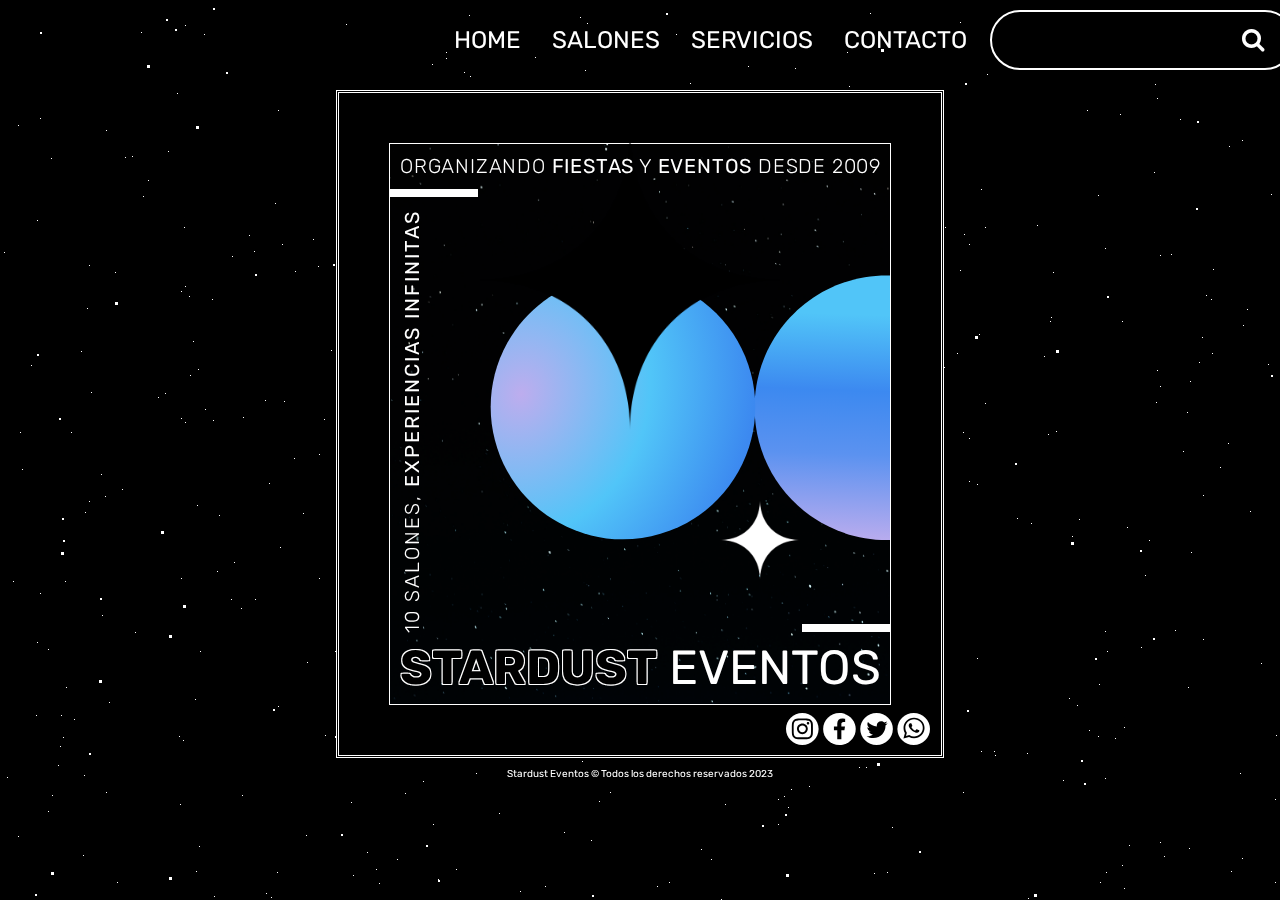
<file: index.html>
<!DOCTYPE html>

<html lang="es">

<head>

<meta name="viewport" content="width=device-width, initial-scale=1" />

<meta charset="UTF-8">

<title>Stardust Eventos</title>

<link rel="stylesheet" href="estilo.css">

<link rel="preconnect" href="https://fonts.googleapis.com">
<link rel="preconnect" href="https://fonts.gstatic.com" crossorigin>
<link href="https://fonts.googleapis.com/css2?family=Rubik:wght@300;400;500;600;700;800;900&family=Wix+Madefor+Display&display=swap" rel="stylesheet"> 
<link rel="stylesheet" href="https://cdnjs.cloudflare.com/ajax/libs/font-awesome/4.7.0/css/font-awesome.min.css">

</head>

<body>
	
	<div class="nav">
	
  <a href="index.html">Home</a> 
  <a href="salones.html">Salones</a>
  <a href="servicios.html">Servicios</a>
  <a href="contacto.html">Contacto</a>

  <div class="search">
      <input type="text" name="search">
      <button type="submit"><a href="404.html"><i class="fa fa-search"></button></a></i>
  </div>



	</div>
	
	<div class="outer">
		
	<div class="main">
		
		<img class="spark1" src="spark.png">
		
		<svg class="circ" width="400" height="266" viewBox="0 0 576 383" fill="none" xmlns="http://www.w3.org/2000/svg">
<path d="M762 192.5C762 297.71 676.71 383 571.5 383C466.29 383 381 297.71 381 192.5C381 87.2897 466.29 1.99999 571.5 1.99999C676.71 1.99999 762 87.2897 762 192.5Z" fill="url(#paint0_linear_2_45)"/>
<path d="M284.08 25.0089C376.03 76.1392 409.121 192.129 357.991 284.08C306.861 376.03 190.871 409.121 98.9204 357.991C6.96994 306.861 -26.1213 190.871 25.009 98.9204C76.1393 6.96991 192.129 -26.1214 284.08 25.0089Z" fill="url(#paint1_radial_2_45)"/>
<defs>
<linearGradient id="paint0_linear_2_45" x1="428.423" y1="35.559" x2="416.553" y2="384.194" gradientUnits="userSpaceOnUse">
<stop offset="0.0551005" stop-color="#51C5F8"/>
<stop offset="0.370334" stop-color="#3C89F0"/>
<stop offset="0.633051" stop-color="#5B92F0"/>
<stop offset="1" stop-color="#BDADEE"/>
</linearGradient>
<radialGradient id="paint1_radial_2_45" cx="0" cy="0" r="1" gradientUnits="userSpaceOnUse" gradientTransform="translate(44.6003 172.746) rotate(19.5579) scale(332.579 381.688)">
<stop stop-color="#BDADEE"/>
<stop offset="0.552083" stop-color="#51C5F8"/>
<stop offset="1" stop-color="#3C89F0"/>
</radialGradient>
</defs>
</svg>

	<p class="floaty1">ORGANIZANDO <b>FIESTAS</b> Y <b>EVENTOS</b> DESDE 2009</p>
	
	<hr style="position:absolute; z-index: 2; border: solid white 4px; margin-top: -255px; width: 80px">
	
	<p class="floaty2">10 SALONES, <b>EXPERIENCIAS INFINITAS</b></p>
	
	<hr style="position:absolute; z-index: 2; border: solid white 4px; margin-left: 412px; margin-top: 180px; width: 80px">

	<p class="txt"><span class="smfs"><b>STARDUST</b></span> EVENTOS</p>
	
	<img class="spark2" src="spark2.png">
	
	</div>
	
	<svg class="soc" width="144" height="32" viewBox="0 0 144 32" fill="none" xmlns="http://www.w3.org/2000/svg">
<path d="M32.5997 16C32.5997 24.8366 25.302 32 16.2999 32C7.29769 32 0 24.8366 0 16C0 7.16344 7.29769 0 16.2999 0C25.302 0 32.5997 7.16344 32.5997 16Z" fill="white"/>
<path d="M16.3807 5.50993C13.5123 5.50993 13.1548 5.52353 12.0322 5.57014C10.9051 5.62453 10.1426 5.7961 9.46985 6.05248C8.776 6.31922 8.18503 6.67336 7.60132 7.24957C7.01365 7.82254 6.64958 8.40263 6.3818 9.08373C6.12061 9.7441 5.94583 10.4925 5.89042 11.599C5.83964 12.7015 5.82909 13.0518 5.82909 15.8675C5.82909 18.6831 5.84294 19.034 5.89042 20.1359C5.94583 21.2392 6.12061 21.9908 6.3818 22.6512C6.65354 23.3323 7.01431 23.9124 7.60132 24.4854C8.18503 25.0622 8.776 25.4196 9.46985 25.6824C10.1426 25.9356 10.9084 26.1104 12.0322 26.1648C13.1555 26.2146 13.5123 26.225 16.3807 26.225C19.2491 26.225 19.6066 26.2114 20.7292 26.1648C21.8531 26.1104 22.6188 25.9349 23.2916 25.6824C23.9854 25.4157 24.5764 25.0616 25.1601 24.4854C25.7478 23.9124 26.1119 23.3355 26.3796 22.6512C26.6375 21.9908 26.8156 21.2392 26.871 20.1359C26.9218 19.0334 26.9324 18.6831 26.9324 15.8675C26.9324 13.0518 26.9185 12.7009 26.871 11.599C26.8156 10.4958 26.6369 9.74022 26.3796 9.08373C26.1079 8.40263 25.7471 7.82254 25.1601 7.24957C24.5764 6.67271 23.9887 6.31533 23.2916 6.05248C22.6188 5.7961 21.8531 5.62453 20.7292 5.57014C19.606 5.52029 19.2491 5.50993 16.3807 5.50993ZM16.3807 7.37452C19.1977 7.37452 19.5341 7.38812 20.6474 7.43473C21.6743 7.482 22.2337 7.65033 22.605 7.79276C23.1003 7.98116 23.4466 8.20387 23.8212 8.56773C24.1886 8.92834 24.4155 9.27213 24.6074 9.75835C24.7525 10.1228 24.924 10.6719 24.9721 11.6799C25.0196 12.7728 25.0335 13.1036 25.0335 15.8681C25.0335 18.6326 25.0196 18.9635 24.9682 20.0563C24.9128 21.0644 24.7413 21.6134 24.5969 21.9779C24.397 22.4641 24.1741 22.804 23.806 23.1717C23.4347 23.5323 23.0812 23.7551 22.5898 23.9435C22.2231 24.0859 21.6559 24.2542 20.625 24.3015C19.5057 24.3481 19.1759 24.3617 16.3517 24.3617C13.5275 24.3617 13.1983 24.3481 12.0778 24.2976C11.0508 24.2432 10.4843 24.0749 10.1129 23.9331C9.61166 23.7369 9.26803 23.5181 8.89999 23.1568C8.52866 22.7923 8.29254 22.4453 8.1105 21.963C7.96276 21.603 7.79391 21.0462 7.73917 20.0343C7.70158 18.9486 7.68377 18.6119 7.68377 15.8526C7.68377 13.0945 7.70158 12.7572 7.73917 11.6579C7.79391 10.646 7.96276 10.0905 8.1105 9.72921C8.29254 9.23652 8.52932 8.89986 8.89999 8.53536C9.26737 8.17474 9.61166 7.94167 10.1129 7.75909C10.4843 7.61731 11.037 7.44898 12.0679 7.39848C13.1871 7.35898 13.5169 7.34474 16.3372 7.34474L16.3807 7.37452ZM16.3807 10.5514C13.3857 10.5514 10.9638 12.932 10.9638 15.8688C10.9638 18.8087 13.389 21.1861 16.3807 21.1861C19.3758 21.1861 21.7977 18.8055 21.7977 15.8688C21.7977 12.9288 19.3725 10.5514 16.3807 10.5514ZM16.3807 19.3215C14.4363 19.3215 12.8633 17.7774 12.8633 15.8688C12.8633 13.9601 14.4363 12.416 16.3807 12.416C18.3251 12.416 19.8981 13.9601 19.8981 15.8688C19.8981 17.7774 18.3251 19.3215 16.3807 19.3215ZM23.2824 10.3391C23.2824 11.0273 22.7118 11.5828 22.014 11.5828C21.3129 11.5828 20.747 11.0267 20.747 10.3391C20.747 9.65476 21.3169 9.09797 22.014 9.09797C22.7112 9.09797 23.2824 9.65476 23.2824 10.3391Z" fill="black"/>
<path d="M69.7331 16C69.7331 24.8366 62.4354 32 53.4333 32C44.4311 32 37.1334 24.8366 37.1334 16C37.1334 7.16344 44.4311 0 53.4333 0C62.4354 0 69.7331 7.16344 69.7331 16Z" fill="white"/>
<path d="M58.4188 17.1533L59.0011 13.4071H55.361V10.9761C55.361 9.95146 55.8693 8.95202 57.4997 8.95202H59.1544V5.76287C59.1544 5.76287 57.653 5.50993 56.2171 5.50993C53.2196 5.50993 51.2603 7.3044 51.2603 10.5524V13.4078H47.928V17.1539H51.2603V26.2103H55.361V17.1539L58.4188 17.1533Z" fill="black"/>
<path d="M144 16C144 24.8366 136.702 32 127.7 32C118.698 32 111.4 24.8366 111.4 16C111.4 7.16344 118.698 0 127.7 0C136.702 0 144 7.16344 144 16Z" fill="white"/>
<path d="M132.83 17.0764C132.565 16.945 131.277 16.3281 131.036 16.24C130.796 16.1559 130.621 16.1118 130.446 16.3714C130.274 16.6245 129.769 17.2039 129.615 17.3729C129.46 17.5418 129.309 17.5548 129.048 17.4402C128.784 17.3088 127.939 17.0388 126.936 16.1559C126.152 15.4716 125.631 14.6288 125.476 14.3692C125.321 14.1128 125.459 13.9678 125.589 13.8397C125.709 13.7219 125.854 13.5432 125.987 13.3878C126.115 13.2325 126.156 13.1282 126.249 12.9599C126.334 12.778 126.29 12.6363 126.225 12.5081C126.16 12.3799 125.634 11.1092 125.414 10.6029C125.205 10.1006 124.985 10.1647 124.824 10.1647C124.672 10.1511 124.497 10.1511 124.322 10.1511C124.148 10.1511 123.862 10.2152 123.621 10.4612C123.381 10.7208 122.701 11.3409 122.701 12.5955C122.701 13.8533 123.642 15.0703 123.772 15.2522C123.906 15.4205 125.623 18.0099 128.258 19.1227C128.887 19.3822 129.375 19.5376 129.756 19.6658C130.384 19.8613 130.958 19.8341 131.411 19.77C131.912 19.6891 132.963 19.146 133.184 18.5394C133.407 17.9289 133.407 17.4234 133.342 17.3088C133.277 17.191 133.105 17.1269 132.841 17.0123L132.83 17.0764ZM128.038 23.4353C126.478 23.4353 124.936 23.0203 123.59 22.2448L123.274 22.0597L119.976 22.9025L120.863 19.7532L120.65 19.4295C119.78 18.0707 119.317 16.5028 119.317 14.8916C119.317 10.1919 123.236 6.3583 128.058 6.3583C130.394 6.3583 132.586 7.25163 134.234 8.87C135.883 10.4748 136.793 12.6259 136.793 14.9052C136.786 19.6017 132.87 23.4353 128.055 23.4353H128.038ZM135.488 7.63939C133.482 5.73749 130.844 4.66225 128.038 4.66225C122.25 4.66225 117.538 9.26811 117.534 14.9285C117.534 16.7359 118.015 18.4993 118.936 20.06L117.445 25.3773L123.017 23.9512C124.552 24.7636 126.28 25.1986 128.038 25.2019H128.042C133.833 25.2019 138.545 20.596 138.549 14.9317C138.549 12.1909 137.46 9.61121 135.475 7.67241L135.488 7.63939Z" fill="black"/>
<path d="M106.867 16C106.867 24.8366 99.5689 32 90.5667 32C81.5646 32 74.2669 24.8366 74.2669 16C74.2669 7.16344 81.5646 0 90.5667 0C99.5689 0 106.867 7.16344 106.867 16Z" fill="white"/>
<path d="M101.591 10.271C100.815 10.6051 99.9836 10.8349 99.1078 10.9391C100.001 10.4128 100.685 9.58031 101.01 8.58857C100.172 9.06761 99.245 9.41459 98.2591 9.61073C97.473 8.78472 96.3493 8.2649 95.1022 8.2649C92.7116 8.2649 90.774 10.1662 90.774 12.5095C90.774 12.8468 90.8156 13.1705 90.8875 13.4773C87.2913 13.3123 84.1034 11.6162 81.9713 9.05402C81.5967 9.67806 81.3837 10.4031 81.3837 11.1922C81.3837 12.6688 82.1494 13.9635 83.3068 14.7248C82.5992 14.7047 81.9331 14.5124 81.3494 14.1959V14.247C81.3494 16.3062 82.8399 18.023 84.8183 18.414C84.4576 18.5079 84.0724 18.5622 83.6814 18.5622C83.4037 18.5622 83.1386 18.5357 82.8742 18.4878C83.4308 20.1735 85.0241 21.4008 86.9233 21.4377C85.4468 22.5738 83.5752 23.2509 81.5585 23.2509C81.2149 23.2509 80.872 23.2348 80.5277 23.194C82.4514 24.398 84.722 25.1024 87.1746 25.1024C95.1325 25.1024 99.4811 18.6321 99.4811 13.0287C99.4811 12.85 99.4811 12.6681 99.4673 12.4856C100.316 11.892 101.051 11.1398 101.631 10.2872L101.591 10.271Z" fill="black"/>
</svg> 
	
	</div>
	
	    <div class="bg-animation">
        <div id="stars"></div>
        <div id="stars2"></div>
        <div id="stars3"></div>
        <div id="stars4"></div>
		</div>
	
	<p class="footer">Stardust Eventos © Todos los derechos reservados 2023</p>
	
</body>

</html>
</file>
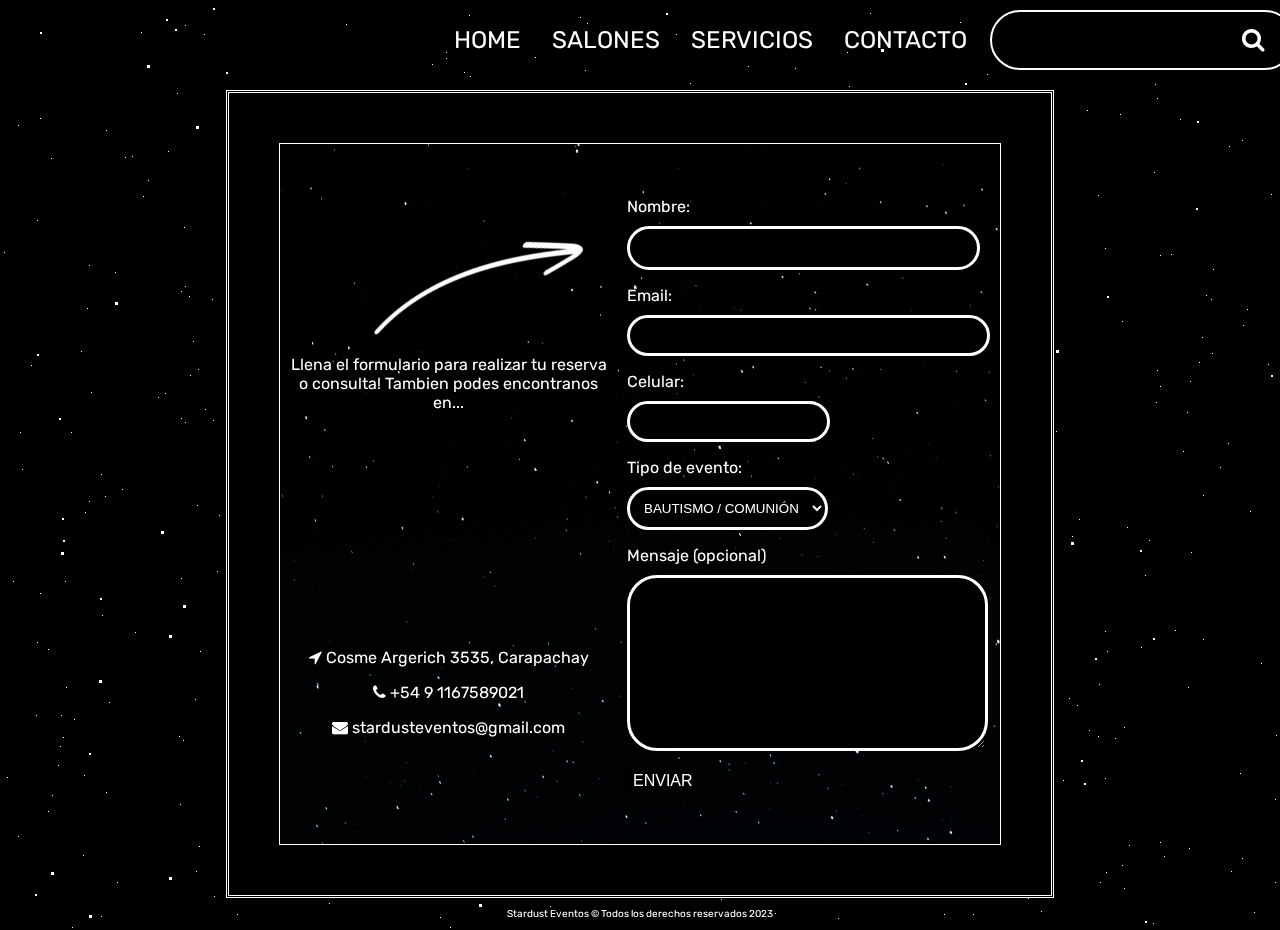
<file: contacto.html>
<!DOCTYPE html>

<html lang="es">

<head>

<meta charset="UTF-8">

<title>Stardust Eventos</title>

<link rel="stylesheet" href="estilo.css">

<link rel="preconnect" href="https://fonts.googleapis.com">
<link rel="preconnect" href="https://fonts.gstatic.com" crossorigin>
<link href="https://fonts.googleapis.com/css2?family=Rubik:wght@300;400;500;600;700;800;900&family=Wix+Madefor+Display&display=swap" rel="stylesheet"> 
<link rel="stylesheet" href="https://cdnjs.cloudflare.com/ajax/libs/font-awesome/4.7.0/css/font-awesome.min.css">

</head>

<body>
	
	<div class="nav">
	
  <a href="index.html">Home</a> 
  <a href="salones.html">Salones</a>
  <a href="servicios.html">Servicios</a>
  <a href="contacto.html">Contacto</a>

  <div class="search">
      <input type="text" name="search">
      <button type="submit"><a href="404.html"><i class="fa fa-search"></button></a></i>
  </div>



	</div>
	
	<div class="outer2">
		
		<div class="main3">
		
		<div style="margin-top: -40px">
			
			<img src="flecha.png" style="position: relative;transform: rotate(15deg); top: 25px; left: 30px">
			
			<p>Llena el formulario para realizar tu reserva<br> o consulta! Tambien podes encontranos en...</p>
			
			<iframe src="https://www.google.com/maps/embed?pb=!1m18!1m12!1m3!1d3286.8918248684004!2d-58.54641952375698!3d-34.530968553660706!2m3!1f0!2f0!3f0!3m2!1i1024!2i768!4f13.1!3m3!1m2!1s0x95bcb0a4e9ad8f0f%3A0xa6dee74b91235b7b!2sSan%20Cayetano%20School%20of%20Crafts!5e0!3m2!1sen!2sar!4v1700746819981!5m2!1sen!2sar" width="300" height="200" style="border:0;" allowfullscreen="" loading="lazy" referrerpolicy="no-referrer-when-downgrade"></iframe>
			
			<p><i class="fa fa-location-arrow"></i> Cosme Argerich 3535, Carapachay</p>
			<p><i class="fa fa-phone"></i> +54 9 1167589021</p>
			<p><i class="fa fa-envelope"></i> stardusteventos@gmail.com</p>

		</div>

		<div>

		<form action="/" method="post" class="formy" aria-label="Contact form" novalidate="novalidate" data-status="init">
		
			<p><label> Nombre:<br />
			<span data-name="your-name"><input size="33" autocomplete="name" aria-required="true" aria-invalid="false" value="" type="text" name="your-name" /></span> </label>
			</p>
		
			<p><label>Email:<br />
			<span data-name="your-email"><input size="40" autocomplete="email" aria-required="true" aria-invalid="false" value="" type="email" name="your-email" /></span> </label>
			</p>
			
			<p><label>Celular:<br />
			<span data-name="your-cel"><input aria-invalid="false" value="" type="number" name="your-cel" /></span> </label>
			</p>
			
			<label for="eventos">Tipo de evento:</label><br>
 
				<select id="evento" name="tipo-evento">
				
				<option value="Bautismo / Comunión">Bautismo / Comunión</option>
				<option value="Baby Shower">Baby Shower</option>
				<option value="Boda">Boda</option>
				<option value="Egresados">Egresados</option>
				<option value="Egresaditos">Egresaditos</option>
				<option value="Evento social">Evento social</option>
				<option value="Fiesta infantil">Fiesta infantil</option>
				<option value="Fiesta de 15">Fiesta de 15</option>
				<option value="Matine">Matine</option>
				<option value="Otro">Otro</option>
				
				</select>

			
			<p><label> Mensaje (opcional)<br />
			<span data-name="your-message"><textarea cols="40" rows="10" aria-invalid="false" name="your-message"></textarea></span> </label>
			</p>
			
			<p><input type="submit" value="Enviar" /></p>

		</form>
		
		</div>
		
		</div>
	
	</div>

	
	<div class="bg-animation">
		
        <div id="stars"></div>
        <div id="stars2"></div>
        <div id="stars3"></div>
        <div id="stars4"></div>
        
    </div>
    
    <p class="footer">Stardust Eventos © Todos los derechos reservados 2023</p>
	
</body>

</html>
</file>
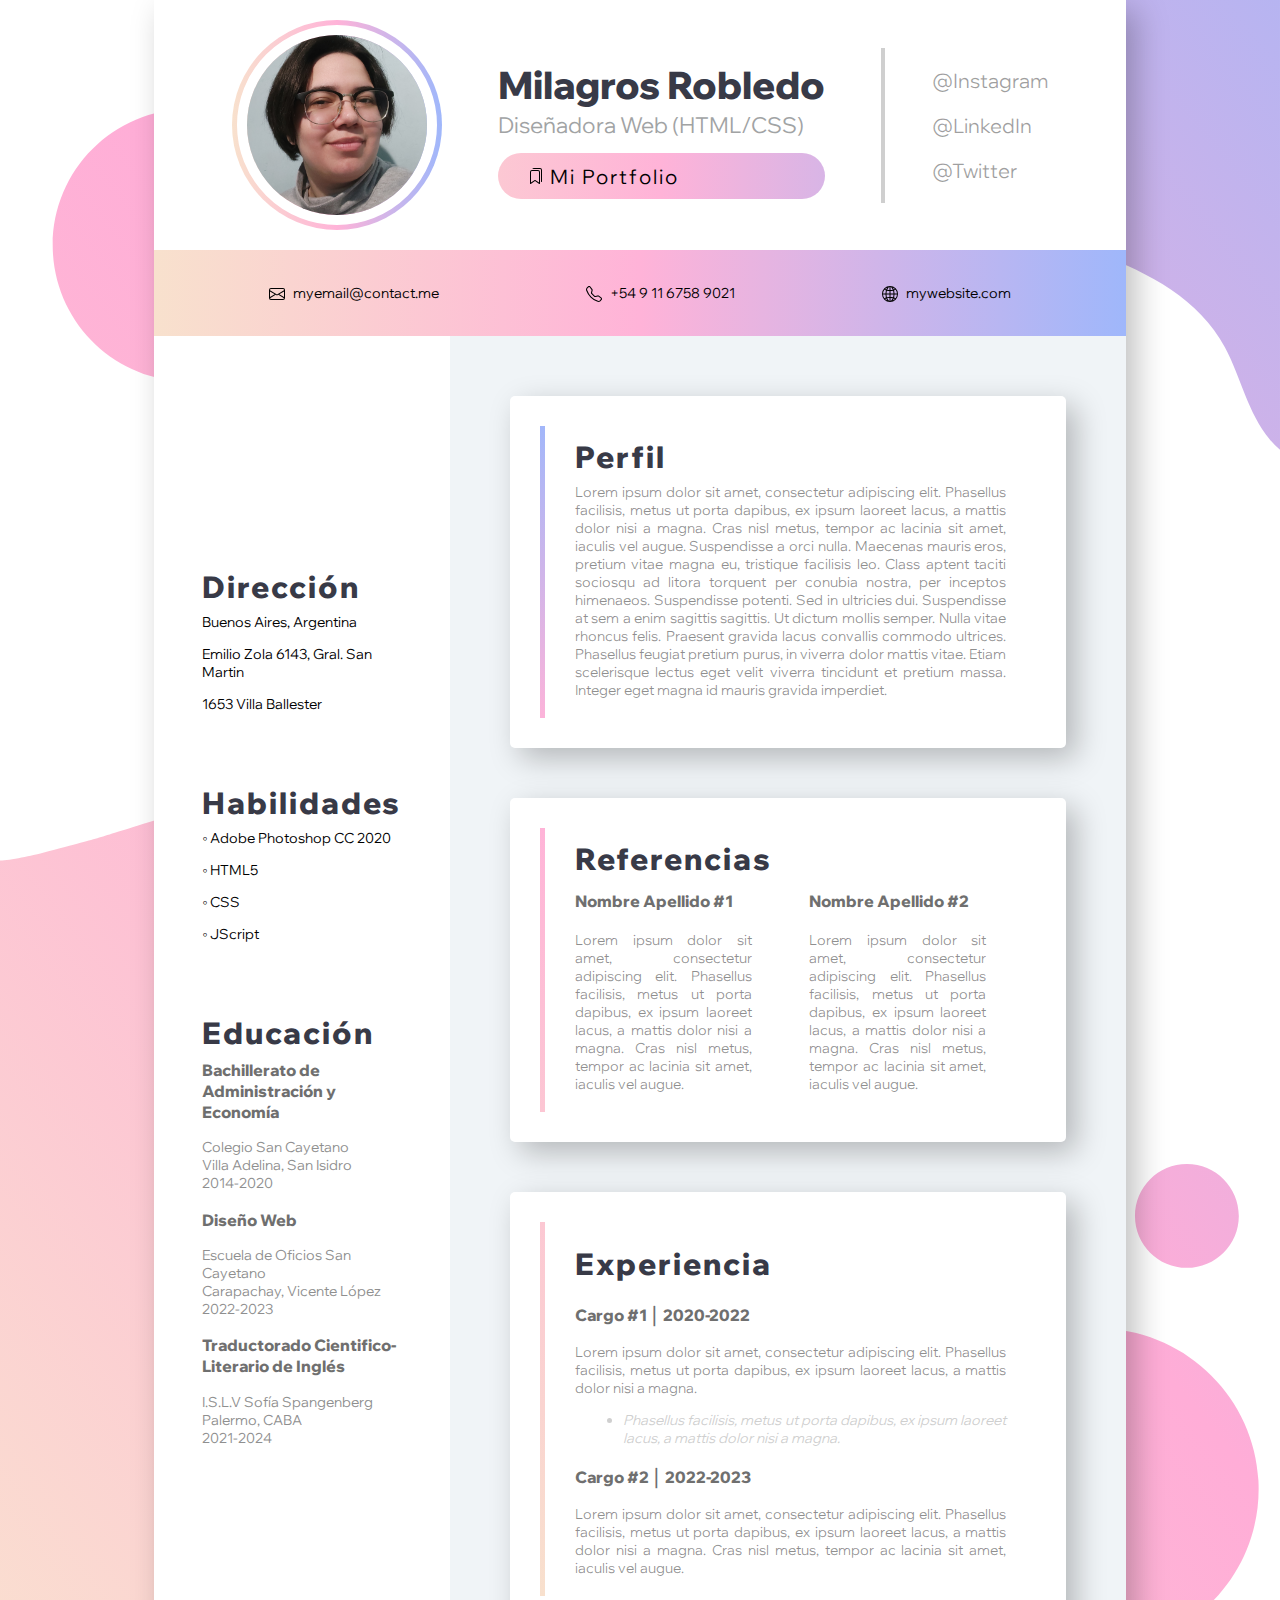
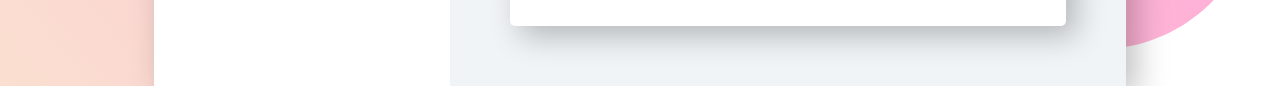
<file: cv.html>
<!DOCTYPE html>

	<html lang="es">
		
		<head>
			
			<meta charset="UTF-8">
			
			
			<meta name="viewport" content="width=1760, initial-scale=1.0">

			
			<title>CV * Robledo</title>
			
			<link rel="stylesheet" href="estilo3.css">
			
			<link rel="stylesheet" media="screen and (max-width: 600px)" href="estilo4.css">

			<link rel="icon" type="image/x-icon" href="piano.png">
			
			<link rel="preconnect" href="https://fonts.googleapis.com">
			<link rel="preconnect" href="https://fonts.gstatic.com" crossorigin>
			<link href="https://fonts.googleapis.com/css2?family=Archivo+Black&display=swap" rel="stylesheet">
			<link href="https://fonts.googleapis.com/css2?family=Wix+Madefor+Display:wght@400;800&display=swap" rel="stylesheet">
			
			
		</head>
		
		<style>
  @import url('https://fonts.googleapis.com/css2?family=Archivo+Black&display=swap');
  @import url('https://fonts.googleapis.com/css2?family=Wix+Madefor+Display:wght@400;800&display=swap');
		</style>
		
		<body>
			
			<div class="innerbody">
			
			<div class="header">
				
				<div><img src="perfil.jpg">
				
					<div class="circle"></div>
				
				</div>
				
				<div>
					
					<h1>Milagros Robledo</h1>
					
					<p>Diseñadora Web (HTML/CSS)</p>
					
					<div class="btn"><a href="0"><svg xmlns="http://www.w3.org/2000/svg" width="16" height="16" fill="currentColor" class="bi bi-bookmarks" viewBox="0 0 16 16">
  <path d="M2 4a2 2 0 0 1 2-2h6a2 2 0 0 1 2 2v11.5a.5.5 0 0 1-.777.416L7 13.101l-4.223 2.815A.5.5 0 0 1 2 15.5V4zm2-1a1 1 0 0 0-1 1v10.566l3.723-2.482a.5.5 0 0 1 .554 0L11 14.566V4a1 1 0 0 0-1-1H4z"/>
  <path d="M4.268 1H12a1 1 0 0 1 1 1v11.768l.223.148A.5.5 0 0 0 14 13.5V2a2 2 0 0 0-2-2H6a2 2 0 0 0-1.732 1z"/>
</svg> Mi Portfolio</a></div>
				
				</div>
				
				<div class="soc">
				
					<p>@Instagram</p>
				
					<p>@LinkedIn</p>
				
					<p>@Twitter</p>
				
				</div>
				
			</div>
			
			
			
			<div class="degrade">
				
				<div><p> <svg style="vertical-align: bottom; margin-right: 5px" xmlns="http://www.w3.org/2000/svg" width="16" height="16" fill="currentColor" class="bi bi-envelope" viewBox="0 0 16 16">
  <path d="M0 4a2 2 0 0 1 2-2h12a2 2 0 0 1 2 2v8a2 2 0 0 1-2 2H2a2 2 0 0 1-2-2V4Zm2-1a1 1 0 0 0-1 1v.217l7 4.2 7-4.2V4a1 1 0 0 0-1-1H2Zm13 2.383-4.708 2.825L15 11.105V5.383Zm-.034 6.876-5.64-3.471L8 9.583l-1.326-.795-5.64 3.47A1 1 0 0 0 2 13h12a1 1 0 0 0 .966-.741ZM1 11.105l4.708-2.897L1 5.383v5.722Z"/>
</svg> myemail@contact.me</p></div>
				
				<div><p> <svg style="vertical-align: bottom; margin-right: 5px" xmlns="http://www.w3.org/2000/svg" width="16" height="16" fill="currentColor" class="bi bi-telephone" viewBox="0 0 16 16">
  <path d="M3.654 1.328a.678.678 0 0 0-1.015-.063L1.605 2.3c-.483.484-.661 1.169-.45 1.77a17.568 17.568 0 0 0 4.168 6.608 17.569 17.569 0 0 0 6.608 4.168c.601.211 1.286.033 1.77-.45l1.034-1.034a.678.678 0 0 0-.063-1.015l-2.307-1.794a.678.678 0 0 0-.58-.122l-2.19.547a1.745 1.745 0 0 1-1.657-.459L5.482 8.062a1.745 1.745 0 0 1-.46-1.657l.548-2.19a.678.678 0 0 0-.122-.58L3.654 1.328zM1.884.511a1.745 1.745 0 0 1 2.612.163L6.29 2.98c.329.423.445.974.315 1.494l-.547 2.19a.678.678 0 0 0 .178.643l2.457 2.457a.678.678 0 0 0 .644.178l2.189-.547a1.745 1.745 0 0 1 1.494.315l2.306 1.794c.829.645.905 1.87.163 2.611l-1.034 1.034c-.74.74-1.846 1.065-2.877.702a18.634 18.634 0 0 1-7.01-4.42 18.634 18.634 0 0 1-4.42-7.009c-.362-1.03-.037-2.137.703-2.877L1.885.511z"/>
</svg> +54 9 11 6758 9021</p></div>
				
				<div><p><svg style="vertical-align: bottom; margin-right: 5px" xmlns="http://www.w3.org/2000/svg" width="16" height="16" fill="currentColor" class="bi bi-globe2" viewBox="0 0 16 16">
  <path d="M0 8a8 8 0 1 1 16 0A8 8 0 0 1 0 8zm7.5-6.923c-.67.204-1.335.82-1.887 1.855-.143.268-.276.56-.395.872.705.157 1.472.257 2.282.287V1.077zM4.249 3.539c.142-.384.304-.744.481-1.078a6.7 6.7 0 0 1 .597-.933A7.01 7.01 0 0 0 3.051 3.05c.362.184.763.349 1.198.49zM3.509 7.5c.036-1.07.188-2.087.436-3.008a9.124 9.124 0 0 1-1.565-.667A6.964 6.964 0 0 0 1.018 7.5h2.49zm1.4-2.741a12.344 12.344 0 0 0-.4 2.741H7.5V5.091c-.91-.03-1.783-.145-2.591-.332zM8.5 5.09V7.5h2.99a12.342 12.342 0 0 0-.399-2.741c-.808.187-1.681.301-2.591.332zM4.51 8.5c.035.987.176 1.914.399 2.741A13.612 13.612 0 0 1 7.5 10.91V8.5H4.51zm3.99 0v2.409c.91.03 1.783.145 2.591.332.223-.827.364-1.754.4-2.741H8.5zm-3.282 3.696c.12.312.252.604.395.872.552 1.035 1.218 1.65 1.887 1.855V11.91c-.81.03-1.577.13-2.282.287zm.11 2.276a6.696 6.696 0 0 1-.598-.933 8.853 8.853 0 0 1-.481-1.079 8.38 8.38 0 0 0-1.198.49 7.01 7.01 0 0 0 2.276 1.522zm-1.383-2.964A13.36 13.36 0 0 1 3.508 8.5h-2.49a6.963 6.963 0 0 0 1.362 3.675c.47-.258.995-.482 1.565-.667zm6.728 2.964a7.009 7.009 0 0 0 2.275-1.521 8.376 8.376 0 0 0-1.197-.49 8.853 8.853 0 0 1-.481 1.078 6.688 6.688 0 0 1-.597.933zM8.5 11.909v3.014c.67-.204 1.335-.82 1.887-1.855.143-.268.276-.56.395-.872A12.63 12.63 0 0 0 8.5 11.91zm3.555-.401c.57.185 1.095.409 1.565.667A6.963 6.963 0 0 0 14.982 8.5h-2.49a13.36 13.36 0 0 1-.437 3.008zM14.982 7.5a6.963 6.963 0 0 0-1.362-3.675c-.47.258-.995.482-1.565.667.248.92.4 1.938.437 3.008h2.49zM11.27 2.461c.177.334.339.694.482 1.078a8.368 8.368 0 0 0 1.196-.49 7.01 7.01 0 0 0-2.275-1.52c.218.283.418.597.597.932zm-.488 1.343a7.765 7.765 0 0 0-.395-.872C9.835 1.897 9.17 1.282 8.5 1.077V4.09c.81-.03 1.577-.13 2.282-.287z"/>
</svg> mywebsite.com</p></div>
			
			</div>
			
			
			
			<div class="cuerpo">
				
				<div class="izq">
								
					
					<div class="dire">
						
						<h2>Dirección</h2>
						
						<p>Buenos Aires, Argentina</p>
						<p>Emilio Zola 6143, Gral. San Martin</p>
						<p>1653 Villa Ballester</p>
						
					</div>
					
					<div class="hab">
						
						<h2>Habilidades</h2>
						
						<p>◦ Adobe Photoshop CC 2020</p>
						<p>◦ HTML5</p>
						<p>◦ CSS</p>
						<p>◦ JScript</p>							
						
					</div>
					
					<div class="edu">
						
						<h2>Educación</h2>
						
						<h3>Bachillerato de Administración y Economía</h3>
						<p>Colegio San Cayetano <br>
						Villa Adelina, San Isidro<br>
						2014-2020</p>
												
						<h3>Diseño Web</h3>
						<p>Escuela de Oficios San Cayetano<br>
						Carapachay, Vicente López<br>
						2022-2023</p>
						
						
						<h3>Traductorado Cientifico-Literario de Inglés</h3>
						<p>I.S.L.V Sofía Spangenberg <br>
						Palermo, CABA <br>
						2021-2024</p>
						
					</div>
				
				</div>
				
				
				<div class="der">
					
					
					<div class="prof">
						
						<div class="innerprof">
						
						<h2>Perfil</h2>
						
						<p>Lorem ipsum dolor sit amet, consectetur adipiscing elit. Phasellus facilisis, metus ut porta dapibus, ex ipsum laoreet lacus, a mattis dolor nisi a magna. Cras nisl metus, tempor ac lacinia sit amet, iaculis vel augue. Suspendisse a orci nulla. Maecenas mauris eros, pretium vitae magna eu, tristique facilisis leo. Class aptent taciti sociosqu ad litora torquent per conubia nostra, per inceptos himenaeos. Suspendisse potenti. Sed in ultricies dui. Suspendisse at sem a enim sagittis sagittis. Ut dictum mollis semper. Nulla vitae rhoncus felis. Praesent gravida lacus convallis commodo ultrices. Phasellus feugiat pretium purus, in viverra dolor mattis vitae. Etiam scelerisque lectus eget velit viverra tincidunt et pretium massa. Integer eget magna id mauris gravida imperdiet.</p>
						
						</div>
					
					</div>
					
					
					<div class="ref">
						
						<div class="innerref">
						
						<h2 style="grid-area: header">Referencias</h2>
						
								<h3 style="grid-area: left1; line-height: 0px">Nombre Apellido #1</h3>
														
								<p style="grid-area: right1">Lorem ipsum dolor sit amet, consectetur adipiscing elit. Phasellus facilisis, metus ut porta dapibus, ex ipsum laoreet lacus, a mattis dolor nisi a magna. Cras nisl metus, tempor ac lacinia sit amet, iaculis vel augue.</p>
								
								<h3 style="grid-area: left2; line-height: 0px">Nombre Apellido #2</h3>
														
								<p style="grid-area: right2">Lorem ipsum dolor sit amet, consectetur adipiscing elit. Phasellus facilisis, metus ut porta dapibus, ex ipsum laoreet lacus, a mattis dolor nisi a magna. Cras nisl metus, tempor ac lacinia sit amet, iaculis vel augue.</p>
						
						</div>
					
					</div>
					
					
					<div class="exp">
						
						<div class="innerexp">
						
						<h2 style="line-height: 25px">Experiencia</h2>
						
								<h3 style="line-height: 25px">Cargo #1 │ 2020-2022</h3>
														
								<p>Lorem ipsum dolor sit amet, consectetur adipiscing elit. Phasellus facilisis, metus ut porta dapibus, ex ipsum laoreet lacus, a mattis dolor nisi a magna.</p>
								
								<ul><li>Phasellus facilisis, metus ut porta dapibus, ex ipsum laoreet lacus, a mattis dolor nisi a magna.</li></ul>
								
								<h3 style="line-height: 25px">Cargo #2 │ 2022-2023</h3>
														
								<p>Lorem ipsum dolor sit amet, consectetur adipiscing elit. Phasellus facilisis, metus ut porta dapibus, ex ipsum laoreet lacus, a mattis dolor nisi a magna. Cras nisl metus, tempor ac lacinia sit amet, iaculis vel augue.</p>
						
						</div>
					
					</div>
					
				
				</div>
			
			</div>	
			
			</div>
		
		</body>
		
	</html>
</file>
<file: estilo.css>
body {
background: black;
width: 100%;
z-index: -3;
position: absolute;
display: flex;
flex-direction: column;
margin: 0;
justify-content: center;
align-items: center;
color: #FFF;
text-align: center;
font-family: Rubik;
font-size: 16px;
font-style: normal;
font-weight: 400;
line-height: normal; 
}

.main {
width: 500px;
height: 500px;
flex-shrink: 0;
margin: auto;
background-image: url("bg.png");
background-size:cover;
background-repeat: no-repeat;
padding-top: 30px;
padding-bottom: 30px;
border: solid white 1px;
}

.main2 {
width: 500px;
height: 400px;
flex-shrink: 0;
margin: auto;
background-image: url("bg.png");
background-size:cover;
background-repeat: no-repeat;
padding-bottom: 100px;
border: solid white 1px;
}

.main3 {
width: 700px;
height: 700px;
column-gap: 20px;
display: flex;
justify-content: center;
align-items: center;
flex-shrink: 0;
margin: auto;
background-image: url("bg.png");
background-size:cover;
background-repeat: no-repeat;
border: solid white 1px;
padding-left: 10px;
padding-right: 10px;
padding-bottom: -20px;
}

.outer {
margin-top: 10px;
background: black;
column-gap: 40px;
display: flex;
justify-content: center;
align-items: center;
padding: 50px;
border: double white;
}

.outer2 {
margin-top: 10px;
background: black;
padding: 50px;
border: double white;
}

.outer3 {
margin-top: 10px;
background: black;
column-gap: 40px;
display: flex;
flex-direction: column;
justify-content: center;
align-items: center;
padding: 50px;
border: double white;
}

.formy {
text-align: left;
}

.formy input[type=text], input[type=email], input[type=number], select {
margin-top: 10px;
background: black;
color: white;
padding: 10px;
border: solid white;
border-radius: 50px;
}

.formy select {
text-transform: uppercase;
}

.formy textarea {
margin-top: 10px;
background: black;
color: white;
padding: 10px;
border: solid white;
border-radius: 30px;
}

.formy input[type=submit] {
background: black;
color: white;
text-transform: uppercase;
border: none;
font-size: 16px;
}

.circ  {
position: relative;
right: -50px;
top: 100px;
}

.spark1 {
position: absolute;
width: 300px; 
z-index: 2;
left: 480px;
top: 130px;
}

.spark2 {
position: absolute;
width: 80px; 
z-index: 2;
left: 720px;
top: 500px;
}

.spark3 {
position: absolute;
width: 80px; 
z-index: 2;
left: 430px;
top: 506px;

}

.soc {
position: absolute;
z-index: 9;
bottom: 45px;
right: 350px;
}

.txt {
font-size: 48px;
margin-top: 195px;
}

.smfs {
color: black;
text-shadow: -1px -1px 0 #fff, 1px -1px 0 #fff, -1px 1px 0 #fff, 1px 1px 0 #fff;
}

.floaty1 {
font-size: 20px;
font-weight: 300;
position: absolute;
margin-top: -290px;
z-index: 2;
margin-left: 10px;
letter-spacing: 0.8px;
}

.floaty2 {
font-size: 20px;
font-weight: 300;
position: absolute;
margin-top: -35px;
margin-left: -190px;
z-index: 2;
transform: rotate(-90deg);
letter-spacing: 2px;
}


.nav a {
display: block;
position: relative;
padding: 8px;
font-family: Rubik;
font-size: 24px;
color: white;
text-decoration: none;
text-transform: uppercase;
}

.nav a::before {
  content: '';
  position: absolute;
  width: 100%;
  height: 2px;
  border-radius: 2px;
  background-color: #fff;
  bottom: 0;
  left: 0;
  transform-origin: right;
  transform: scaleX(0);
  transition: transform .3s ease-in-out;
}

.nav a:hover::before {
  transform-origin: left;
  transform: scaleX(1);
}

input[type=text] {
font-size: 16px;
color: white;
background: black;
border: none;
padding: 5px;
}

button[type=submit] {
font-size: 20px;
color: white;
background: black;
border: none;
}

.search {
background: black;
border: 2px solid white;
border-radius: 50px;
padding: 5px 15px 5px 15px;
}

.nav {
float: right;
margin: 10px -450px 10px 10px;
display: flex;
flex-direction: row;
align-items: center;
gap: 15px;
}

        .full-wh {
            position: absolute;
            top: 0px;
            left: 0px;
            bottom: 0px;
            width: 100%;
        }
        
        .bg-animation {
            position: fixed;
            top: 0;
            left: 0;
            width: 100%;
            height: 100%;
        }
        
        .bg-animation {
            position: fixed;
            z-index: -1;
            top: 0;
            left: 0;
            width: 100%;
            height: 100%;

        }
        
        #stars {
            width: 1px;
            height: 1px;
            background: transparent;
            box-shadow: 117px 1613px #fff, 1488px 635px #fff, 944px 914px #fff, 647px 277px #fff, 1792px 1205px #fff, 656px 1517px #fff, 820px 1839px #fff, 1153px 1400px #fff, 870px 13px #fff, 550px 702px #fff, 1155px 1056px #fff, 88px 1709px #fff, 1450px 1090px #fff, 1929px 457px #fff, 1390px 905px #fff, 1771px 269px #fff, 1741px 669px #fff, 432px 64px #fff, 563px 996px #fff, 1918px 1873px #fff, 1845px 1211px #fff, 231px 1503px #fff, 37px 220px #fff, 1970px 495px #fff, 1812px 925px #fff, 67px 1398px #fff, 535px 279px #fff, 1837px 829px #fff, 1945px 685px #fff, 1677px 1817px #fff, 1317px 1415px #fff, 1785px 905px #fff, 1787px 1554px #fff, 802px 1296px #fff, 512px 1101px #fff, 583px 1364px #fff, 336px 558px #fff, 979px 334px #fff, 106px 792px #fff, 204px 34px #fff, 1845px 1763px #fff, 445px 1599px #fff, 386px 453px #fff, 471px 952px #fff, 1466px 1676px #fff, 1885px 303px #fff, 51px 1717px #fff, 1211px 299px #fff, 1546px 1887px #fff, 1067px 33px #fff, 1088px 1326px #fff, 1938px 760px #fff, 470px 648px #fff, 1213px 269px #fff, 1767px 78px #fff, 977px 976px #fff, 1926px 175px #fff, 722px 1512px #fff, 945px 227px #fff, 1811px 99px #fff, 1912px 1406px #fff, 1602px 1243px #fff, 610px 449px #fff, 654px 1393px #fff, 1930px 1193px #fff, 258px 1184px #fff, 89px 265px #fff, 824px 1494px #fff, 1506px 1435px #fff, 1027px 753px #fff, 1px 1197px #fff, 530px 1161px #fff, 864px 1555px #fff, 1610px 1604px #fff, 1035px 1114px #fff, 1456px 133px #fff, 1196px 1253px #fff, 361px 1037px #fff, 834px 351px #fff, 436px 1676px #fff, 1194px 1007px #fff, 1141px 647px #fff, 319px 454px #fff, 937px 1769px #fff, 1872px 1013px #fff, 733px 643px #fff, 1250px 511px #fff, 189px 296px #fff, 1639px 163px #fff, 1584px 336px #fff, 1912px 1343px #fff, 1298px 1307px #fff, 1750px 902px #fff, 1129px 845px #fff, 1899px 1470px #fff, 1427px 232px #fff, 1391px 838px #fff, 1225px 1819px #fff, 190px 1366px #fff, 1865px 518px #fff, 203px 1383px #fff, 1455px 614px #fff, 423px 354px #fff, 1678px 1790px #fff, 241px 608px #fff, 1089px 730px #fff, 1342px 38px #fff, 1848px 249px #fff, 1874px 1785px #fff, 1040px 1837px #fff, 751px 261px #fff, 510px 1975px #fff, 52px 795px #fff, 1786px 1310px #fff, 498px 712px #fff, 190px 375px #fff, 1341px 722px #fff, 43px 1394px #fff, 1821px 1687px #fff, 106px 130px #fff, 1717px 1978px #fff, 168px 151px #fff, 183px 740px #fff, 945px 1381px #fff, 669px 1170px #fff, 1285px 1816px #fff, 110px 1217px #fff, 1623px 813px #fff, 869px 647px #fff, 867px 582px #fff, 735px 1240px #fff, 519px 1896px #fff, 132px 156px #fff, 1649px 193px #fff, 241px 1109px #fff, 643px 484px #fff, 574px 1282px #fff, 1952px 564px #fff, 1978px 145px #fff, 329px 903px #fff, 1674px 617px #fff, 1978px 558px #fff, 1808px 1715px #fff, 1526px 1238px #fff, 475px 1330px #fff, 810px 425px #fff, 1709px 634px #fff, 1658px 336px #fff, 425px 194px #fff, 352px 96px #fff, 148px 180px #fff, 1139px 1046px #fff, 1809px 1233px #fff, 1669px 171px #fff, 263px 1394px #fff, 534px 715px #fff, 396px 1008px #fff, 589px 1445px #fff, 1190px 381px #fff, 1709px 279px #fff, 520px 891px #fff, 1136px 1867px #fff, 1280px 1233px #fff, 836px 296px #fff, 1348px 646px #fff, 1539px 913px #fff, 423px 781px #fff, 1271px 1805px #fff, 696px 564px #fff, 1549px 804px #fff, 303px 1555px #fff, 1449px 1903px #fff, 66px 687px #fff, 1164px 856px #fff, 1958px 1326px #fff, 125px 157px #fff, 508px 1669px #fff, 465px 725px #fff, 1925px 1440px #fff, 405px 793px #fff, 278px 110px #fff, 1084px 1065px #fff, 1077px 705px #fff, 663px 1844px #fff, 734px 263px #fff, 870px 1761px #fff, 103px 1169px #fff, 1506px 1295px #fff, 1883px 926px #fff, 335px 1361px #fff, 1126px 1284px #fff, 257px 1165px #fff, 837px 580px #fff, 1211px 1362px #fff, 1137px 1380px #fff, 135px 632px #fff, 1491px 1965px #fff, 1098px 195px #fff, 506px 417px #fff, 693px 1243px #fff, 622px 1862px #fff, 1412px 1343px #fff, 948px 1894px #fff, 1315px 1363px #fff, 754px 1098px #fff, 1931px 930px #fff, 1831px 342px #fff, 1751px 1839px #fff, 84px 775px #fff, 1662px 1488px #fff, 617px 1769px #fff, 1869px 1292px #fff, 963px 432px #fff, 371px 1114px #fff, 37px 642px #fff, 21px 1184px #fff, 602px 366px #fff, 414px 524px #fff, 282px 244px #fff, 1689px 868px #fff, 943px 681px #fff, 898px 679px #fff, 449px 1774px #fff, 1678px 1313px #fff, 475px 1811px #fff, 1146px 1509px #fff, 1151px 1863px #fff, 1617px 846px #fff, 82px 1077px #fff, 324px 1317px #fff, 1516px 885px #fff, 1706px 1526px #fff, 1925px 1180px #fff, 553px 967px #fff, 1072px 536px #fff, 1715px 1816px #fff, 185px 286px #fff, 1362px 1600px #fff, 628px 1938px #fff, 1187px 412px #fff, 569px 211px #fff, 1959px 1356px #fff, 1571px 105px #fff, 319px 1111px #fff, 36px 1364px #fff, 502px 1788px #fff, 1051px 1993px #fff, 1617px 773px #fff, 424px 1507px #fff, 1623px 1955px #fff, 307px 662px #fff, 183px 1048px #fff, 1919px 1453px #fff, 1006px 1817px #fff, 468px 673px #fff, 1142px 1375px #fff, 1228px 443px #fff, 1734px 552px #fff, 20px 1041px #fff, 1783px 334px #fff, 98px 1237px #fff, 1356px 1940px #fff, 853px 1779px #fff, 1910px 560px #fff, 1174px 1656px #fff, 110px 1724px #fff, 542px 1771px #fff, 1758px 1931px #fff, 1463px 1401px #fff, 1155px 84px #fff, 1504px 835px #fff, 750px 322px #fff, 407px 1900px #fff, 1600px 1141px #fff, 657px 886px #fff, 526px 714px #fff, 18px 836px #fff, 1546px 1548px #fff, 22px 469px #fff, 594px 1466px #fff, 1160px 1078px #fff, 627px 1055px #fff, 195px 699px #fff, 1099px 684px #fff, 530px 551px #fff, 1160px 1325px #fff, 894px 727px #fff, 1157px 98px #fff, 136px 1483px #fff, 1875px 1975px #fff, 1803px 566px #fff, 318px 1073px #fff, 1866px 1656px #fff, 543px 414px #fff, 719px 474px #fff, 1115px 738px #fff, 353px 875px #fff, 184px 1938px #fff, 1854px 1534px #fff, 420px 1698px #fff, 1480px 1550px #fff, 522px 203px #fff, 1897px 1904px #fff, 975px 1708px #fff, 1774px 602px #fff, 1908px 274px #fff, 61px 715px #fff, 983px 1156px #fff, 326px 1013px #fff, 641px 290px #fff, 1522px 120px #fff, 405px 1637px #fff, 1021px 1099px #fff, 631px 1145px #fff, 982px 1967px #fff, 200px 651px #fff, 795px 351px #fff, 790px 1082px #fff, 144px 1572px #fff, 1542px 901px #fff, 158px 1524px #fff, 849px 1843px #fff, 1807px 203px #fff, 1747px 45px #fff, 1603px 1738px #fff, 617px 1966px #fff, 342px 748px #fff, 1779px 1173px #fff, 1428px 152px #fff, 589px 1998px #fff, 1940px 1838px #fff, 115px 272px #fff, 1217px 1395px #fff, 1402px 1491px #fff, 1833px 1814px #fff, 243px 966px #fff, 319px 578px #fff, 813px 364px #fff, 669px 882px #fff, 551px 134px #fff, 1819px 920px #fff, 740px 1826px #fff, 1021px 952px #fff, 1575px 453px #fff, 324px 419px #fff, 929px 417px #fff, 885px 1112px #fff, 503px 187px #fff, 1908px 362px #fff, 1063px 1601px #fff, 169px 1792px #fff, 789px 963px #fff, 1697px 948px #fff, 1761px 1810px #fff, 1844px 1591px #fff, 1709px 949px #fff, 1402px 1396px #fff, 1037px 225px #fff, 1832px 518px #fff, 1728px 1782px #fff, 194px 1421px #fff, 1395px 742px #fff, 1478px 1325px #fff, 40px 593px #fff, 1732px 117px #fff, 51px 158px #fff, 1598px 1672px #fff, 701px 849px #fff, 1403px 1979px #fff, 145px 1414px #fff, 550px 906px #fff, 1366px 460px #fff, 142px 1379px #fff, 34px 1864px #fff, 1346px 308px #fff, 293px 998px #fff, 21px 1868px #fff, 540px 1033px #fff, 60px 746px #fff, 1602px 1476px #fff, 180px 804px #fff, 345px 1982px #fff, 1439px 640px #fff, 939px 1834px #fff, 20px 432px #fff, 492px 1549px #fff, 109px 1579px #fff, 1796px 1403px #fff, 1079px 519px #fff, 1664px 389px #fff, 1627px 1061px #fff, 823px 419px #fff, 1399px 1882px #fff, 1906px 344px #fff, 1189px 848px #fff, 117px 882px #fff, 1262px 33px #fff, 1048px 434px #fff, 1208px 1309px #fff, 1616px 408px #fff, 1833px 853px #fff, 1433px 1656px #fff, 811px 1861px #fff, 439px 1672px #fff, 1105px 248px #fff, 328px 1652px #fff, 13px 1658px #fff, 685px 987px #fff, 985px 403px #fff, 1664px 1206px #fff, 1993px 1925px #fff, 440px 917px #fff, 1835px 319px #fff, 1404px 1907px #fff, 624px 1443px #fff, 843px 954px #fff, 478px 1567px #fff, 895px 1602px #fff, 1231px 871px #fff, 1267px 1646px #fff, 475px 334px #fff, 784px 796px #fff, 1294px 199px #fff, 109px 702px #fff, 1978px 362px #fff, 291px 940px #fff, 971px 1343px #fff, 74px 719px #fff, 36px 715px #fff, 1007px 1423px #fff, 860px 314px #fff, 631px 177px #fff, 1900px 1590px #fff, 1239px 1348px #fff, 1346px 1270px #fff, 1934px 1475px #fff, 1553px 559px #fff, 588px 1969px #fff, 670px 1269px #fff, 1484px 376px #fff, 20px 1424px #fff, 1396px 8px #fff, 969px 244px #fff, 1807px 538px #fff, 1873px 891px #fff, 636px 1142px #fff, 1474px 1562px #fff, 763px 350px #fff, 663px 700px #fff, 500px 1469px #fff, 1302px 722px #fff, 181px 291px #fff, 266px 893px #fff, 1403px 654px #fff, 492px 460px #fff, 1503px 1369px #fff, 23px 1662px #fff, 349px 333px #fff, 1435px 1017px #fff, 1441px 705px #fff, 1708px 1446px #fff, 1041px 911px #fff, 1063px 780px #fff, 1158px 1356px #fff, 767px 1454px #fff, 1912px 797px #fff, 1731px 1759px #fff, 1378px 1390px #fff, 1815px 1364px #fff, 960px 270px #fff, 1343px 427px #fff, 275px 203px #fff, 1319px 1092px #fff, 1455px 770px #fff, 283px 1503px #fff, 1505px 901px #fff, 1738px 1561px #fff, 1526px 1935px #fff, 1757px 669px #fff, 1640px 620px #fff, 1750px 722px #fff, 748px 66px #fff, 1149px 540px #fff, 159px 953px #fff, 200px 1426px #fff, 515px 1110px #fff, 1552px 737px #fff, 1094px 1459px #fff, 778px 799px #fff, 1031px 523px #fff, 743px 1825px #fff, 1100px 882px #fff, 1088px 1836px #fff, 255px 599px #fff, 67px 1361px #fff, 247px 1721px #fff, 1722px 346px #fff, 1822px 155px #fff, 452px 1973px #fff, 415px 1960px #fff, 1109px 57px #fff, 273px 1392px #fff, 404px 1071px #fff, 1212px 353px #fff, 370px 460px #fff, 795px 1523px #fff, 1932px 340px #fff, 51px 1473px #fff, 1268px 364px #fff, 1512px 1862px #fff, 1678px 1801px #fff, 1796px 579px #fff, 254px 251px #fff, 1466px 1717px #fff, 893px 379px #fff, 1153px 923px #fff, 913px 1808px #fff, 791px 789px #fff, 417px 1924px #fff, 1336px 1599px #fff, 1695px 908px #fff, 1120px 114px #fff, 493px 1949px #fff, 68px 1905px #fff, 969px 481px #fff, 1420px 1095px #fff, 800px 1117px #fff, 390px 234px #fff, 356px 1644px #fff, 1098px 1486px #fff, 1360px 521px #fff, 149px 1198px #fff, 354px 747px #fff, 1749px 487px #fff, 470px 76px #fff, 1672px 289px #fff, 1731px 545px #fff, 1547px 1590px #fff, 498px 692px #fff, 398px 1592px #fff, 1846px 1237px #fff, 1537px 1474px #fff, 1726px 1374px #fff, 1922px 858px #fff, 376px 321px #fff, 985px 227px #fff, 234px 1421px #fff, 760px 745px #fff, 1990px 1132px #fff, 1560px 1597px #fff, 338px 1310px #fff, 1924px 1664px #fff, 547px 1747px #fff, 1639px 1282px #fff, 1202px 337px #fff, 1985px 779px #fff, 737px 456px #fff, 89px 501px #fff, 963px 792px #fff, 655px 1447px #fff, 1492px 1994px #fff, 1171px 254px #fff, 892px 827px #fff, 1735px 442px #fff, 1474px 1187px #fff, 846px 1518px #fff, 557px 1805px #fff, 738px 945px #fff, 795px 68px #fff, 663px 1956px #fff, 1607px 290px #fff, 1524px 15px #fff, 1097px 1911px #fff, 157px 1939px #fff, 935px 1065px #fff, 1809px 1708px #fff, 164px 1157px #fff, 83px 855px #fff, 625px 501px #fff, 814px 398px #fff, 552px 695px #fff, 597px 1546px #fff, 1237px 1417px #fff, 628px 284px #fff, 866px 767px #fff, 1403px 1394px #fff, 765px 1563px #fff, 1648px 109px #fff, 1205px 1659px #fff, 921px 1313px #fff, 1319px 243px #fff, 18px 125px #fff, 7px 777px #fff, 181px 418px #fff, 1062px 1892px #fff, 382px 106px #fff, 994px 751px #fff, 964px 234px #fff, 40px 118px #fff, 278px 706px #fff, 1540px 1978px #fff, 425px 1661px #fff, 1050px 321px #fff, 735px 1729px #fff, 1438px 260px #fff, 1229px 1109px #fff, 186px 1041px #fff, 244px 1184px #fff, 392px 1472px #fff, 670px 1249px #fff, 1260px 1443px #fff, 1977px 1511px #fff, 1240px 773px #fff, 303px 513px #fff, 63px 1530px #fff, 610px 792px #fff, 1987px 1647px #fff, 676px 1597px #fff, 1740px 1244px #fff, 816px 1661px #fff, 351px 802px #fff, 252px 1082px #fff, 31px 365px #fff, 1453px 984px #fff, 667px 1233px #fff, 1247px 1800px #fff, 839px 270px #fff, 775px 913px #fff, 1966px 1398px #fff, 499px 813px #fff, 922px 1982px #fff, 1409px 1902px #fff, 1499px 1766px #fff, 721px 899px #fff, 788px 807px #fff, 989px 1355px #fff, 1248px 1274px #fff, 849px 1091px #fff, 1799px 1036px #fff, 1486px 700px #fff, 170px 1989px #fff, 1275px 799px #fff, 772px 2000px #fff, 1642px 362px #fff, 216px 940px #fff, 1893px 281px #fff, 1944px 1298px #fff, 1294px 400px #fff, 1523px 441px #fff, 1829px 340px #fff, 468px 170px #fff, 1099px 967px #fff, 1331px 665px #fff, 1174px 1553px #fff, 1567px 325px #fff, 1028px 1399px #fff, 781px 1451px #fff, 1912px 1954px #fff, 874px 873px #fff, 1298px 1722px #fff, 1879px 706px #fff, 57px 1221px #fff, 1116px 1432px #fff, 48px 811px #fff, 101px 916px #fff, 677px 304px #fff, 1203px 639px #fff, 1391px 199px #fff, 1895px 1988px #fff, 1462px 1023px #fff, 1216px 1751px #fff, 1261px 663px #fff, 1290px 1119px #fff, 137px 1793px #fff, 1052px 1470px #fff, 1561px 226px #fff, 1156px 402px #fff, 709px 693px #fff, 1040px 1911px #fff, 1624px 1115px #fff, 551px 475px #fff, 416px 1090px #fff, 1183px 451px #fff, 58px 765px #fff, 743px 1016px #fff, 198px 369px #fff, 1645px 1503px #fff, 997px 22px #fff, 1447px 1323px #fff, 379px 883px #fff, 1171px 1195px #fff, 919px 133px #fff, 1400px 517px #fff, 725px 804px #fff, 1600px 699px #fff, 357px 581px #fff, 266px 1713px #fff, 848px 1749px #fff, 1963px 1045px #fff, 119px 1136px #fff;
            -webkit-animation: animStar 50s linear infinite;
            -moz-animation: animStar 50s linear infinite;
            -ms-animation: animStar 50s linear infinite;
            animation: animStar 50s linear infinite;
        }
        
        #stars:after {
            content: " ";
            position: absolute;
            top: 2000px;
            width: 1px;
            height: 1px;
            background: transparent;
            box-shadow: 117px 1613px #fff, 1488px 635px #fff, 944px 914px #fff, 647px 277px #fff, 1792px 1205px #fff, 656px 1517px #fff, 820px 1839px #fff, 1153px 1400px #fff, 870px 13px #fff, 550px 702px #fff, 1155px 1056px #fff, 88px 1709px #fff, 1450px 1090px #fff, 1929px 457px #fff, 1390px 905px #fff, 1771px 269px #fff, 1741px 669px #fff, 432px 64px #fff, 563px 996px #fff, 1918px 1873px #fff, 1845px 1211px #fff, 231px 1503px #fff, 37px 220px #fff, 1970px 495px #fff, 1812px 925px #fff, 67px 1398px #fff, 535px 279px #fff, 1837px 829px #fff, 1945px 685px #fff, 1677px 1817px #fff, 1317px 1415px #fff, 1785px 905px #fff, 1787px 1554px #fff, 802px 1296px #fff, 512px 1101px #fff, 583px 1364px #fff, 336px 558px #fff, 979px 334px #fff, 106px 792px #fff, 204px 34px #fff, 1845px 1763px #fff, 445px 1599px #fff, 386px 453px #fff, 471px 952px #fff, 1466px 1676px #fff, 1885px 303px #fff, 51px 1717px #fff, 1211px 299px #fff, 1546px 1887px #fff, 1067px 33px #fff, 1088px 1326px #fff, 1938px 760px #fff, 470px 648px #fff, 1213px 269px #fff, 1767px 78px #fff, 977px 976px #fff, 1926px 175px #fff, 722px 1512px #fff, 945px 227px #fff, 1811px 99px #fff, 1912px 1406px #fff, 1602px 1243px #fff, 610px 449px #fff, 654px 1393px #fff, 1930px 1193px #fff, 258px 1184px #fff, 89px 265px #fff, 824px 1494px #fff, 1506px 1435px #fff, 1027px 753px #fff, 1px 1197px #fff, 530px 1161px #fff, 864px 1555px #fff, 1610px 1604px #fff, 1035px 1114px #fff, 1456px 133px #fff, 1196px 1253px #fff, 361px 1037px #fff, 834px 351px #fff, 436px 1676px #fff, 1194px 1007px #fff, 1141px 647px #fff, 319px 454px #fff, 937px 1769px #fff, 1872px 1013px #fff, 733px 643px #fff, 1250px 511px #fff, 189px 296px #fff, 1639px 163px #fff, 1584px 336px #fff, 1912px 1343px #fff, 1298px 1307px #fff, 1750px 902px #fff, 1129px 845px #fff, 1899px 1470px #fff, 1427px 232px #fff, 1391px 838px #fff, 1225px 1819px #fff, 190px 1366px #fff, 1865px 518px #fff, 203px 1383px #fff, 1455px 614px #fff, 423px 354px #fff, 1678px 1790px #fff, 241px 608px #fff, 1089px 730px #fff, 1342px 38px #fff, 1848px 249px #fff, 1874px 1785px #fff, 1040px 1837px #fff, 751px 261px #fff, 510px 1975px #fff, 52px 795px #fff, 1786px 1310px #fff, 498px 712px #fff, 190px 375px #fff, 1341px 722px #fff, 43px 1394px #fff, 1821px 1687px #fff, 106px 130px #fff, 1717px 1978px #fff, 168px 151px #fff, 183px 740px #fff, 945px 1381px #fff, 669px 1170px #fff, 1285px 1816px #fff, 110px 1217px #fff, 1623px 813px #fff, 869px 647px #fff, 867px 582px #fff, 735px 1240px #fff, 519px 1896px #fff, 132px 156px #fff, 1649px 193px #fff, 241px 1109px #fff, 643px 484px #fff, 574px 1282px #fff, 1952px 564px #fff, 1978px 145px #fff, 329px 903px #fff, 1674px 617px #fff, 1978px 558px #fff, 1808px 1715px #fff, 1526px 1238px #fff, 475px 1330px #fff, 810px 425px #fff, 1709px 634px #fff, 1658px 336px #fff, 425px 194px #fff, 352px 96px #fff, 148px 180px #fff, 1139px 1046px #fff, 1809px 1233px #fff, 1669px 171px #fff, 263px 1394px #fff, 534px 715px #fff, 396px 1008px #fff, 589px 1445px #fff, 1190px 381px #fff, 1709px 279px #fff, 520px 891px #fff, 1136px 1867px #fff, 1280px 1233px #fff, 836px 296px #fff, 1348px 646px #fff, 1539px 913px #fff, 423px 781px #fff, 1271px 1805px #fff, 696px 564px #fff, 1549px 804px #fff, 303px 1555px #fff, 1449px 1903px #fff, 66px 687px #fff, 1164px 856px #fff, 1958px 1326px #fff, 125px 157px #fff, 508px 1669px #fff, 465px 725px #fff, 1925px 1440px #fff, 405px 793px #fff, 278px 110px #fff, 1084px 1065px #fff, 1077px 705px #fff, 663px 1844px #fff, 734px 263px #fff, 870px 1761px #fff, 103px 1169px #fff, 1506px 1295px #fff, 1883px 926px #fff, 335px 1361px #fff, 1126px 1284px #fff, 257px 1165px #fff, 837px 580px #fff, 1211px 1362px #fff, 1137px 1380px #fff, 135px 632px #fff, 1491px 1965px #fff, 1098px 195px #fff, 506px 417px #fff, 693px 1243px #fff, 622px 1862px #fff, 1412px 1343px #fff, 948px 1894px #fff, 1315px 1363px #fff, 754px 1098px #fff, 1931px 930px #fff, 1831px 342px #fff, 1751px 1839px #fff, 84px 775px #fff, 1662px 1488px #fff, 617px 1769px #fff, 1869px 1292px #fff, 963px 432px #fff, 371px 1114px #fff, 37px 642px #fff, 21px 1184px #fff, 602px 366px #fff, 414px 524px #fff, 282px 244px #fff, 1689px 868px #fff, 943px 681px #fff, 898px 679px #fff, 449px 1774px #fff, 1678px 1313px #fff, 475px 1811px #fff, 1146px 1509px #fff, 1151px 1863px #fff, 1617px 846px #fff, 82px 1077px #fff, 324px 1317px #fff, 1516px 885px #fff, 1706px 1526px #fff, 1925px 1180px #fff, 553px 967px #fff, 1072px 536px #fff, 1715px 1816px #fff, 185px 286px #fff, 1362px 1600px #fff, 628px 1938px #fff, 1187px 412px #fff, 569px 211px #fff, 1959px 1356px #fff, 1571px 105px #fff, 319px 1111px #fff, 36px 1364px #fff, 502px 1788px #fff, 1051px 1993px #fff, 1617px 773px #fff, 424px 1507px #fff, 1623px 1955px #fff, 307px 662px #fff, 183px 1048px #fff, 1919px 1453px #fff, 1006px 1817px #fff, 468px 673px #fff, 1142px 1375px #fff, 1228px 443px #fff, 1734px 552px #fff, 20px 1041px #fff, 1783px 334px #fff, 98px 1237px #fff, 1356px 1940px #fff, 853px 1779px #fff, 1910px 560px #fff, 1174px 1656px #fff, 110px 1724px #fff, 542px 1771px #fff, 1758px 1931px #fff, 1463px 1401px #fff, 1155px 84px #fff, 1504px 835px #fff, 750px 322px #fff, 407px 1900px #fff, 1600px 1141px #fff, 657px 886px #fff, 526px 714px #fff, 18px 836px #fff, 1546px 1548px #fff, 22px 469px #fff, 594px 1466px #fff, 1160px 1078px #fff, 627px 1055px #fff, 195px 699px #fff, 1099px 684px #fff, 530px 551px #fff, 1160px 1325px #fff, 894px 727px #fff, 1157px 98px #fff, 136px 1483px #fff, 1875px 1975px #fff, 1803px 566px #fff, 318px 1073px #fff, 1866px 1656px #fff, 543px 414px #fff, 719px 474px #fff, 1115px 738px #fff, 353px 875px #fff, 184px 1938px #fff, 1854px 1534px #fff, 420px 1698px #fff, 1480px 1550px #fff, 522px 203px #fff, 1897px 1904px #fff, 975px 1708px #fff, 1774px 602px #fff, 1908px 274px #fff, 61px 715px #fff, 983px 1156px #fff, 326px 1013px #fff, 641px 290px #fff, 1522px 120px #fff, 405px 1637px #fff, 1021px 1099px #fff, 631px 1145px #fff, 982px 1967px #fff, 200px 651px #fff, 795px 351px #fff, 790px 1082px #fff, 144px 1572px #fff, 1542px 901px #fff, 158px 1524px #fff, 849px 1843px #fff, 1807px 203px #fff, 1747px 45px #fff, 1603px 1738px #fff, 617px 1966px #fff, 342px 748px #fff, 1779px 1173px #fff, 1428px 152px #fff, 589px 1998px #fff, 1940px 1838px #fff, 115px 272px #fff, 1217px 1395px #fff, 1402px 1491px #fff, 1833px 1814px #fff, 243px 966px #fff, 319px 578px #fff, 813px 364px #fff, 669px 882px #fff, 551px 134px #fff, 1819px 920px #fff, 740px 1826px #fff, 1021px 952px #fff, 1575px 453px #fff, 324px 419px #fff, 929px 417px #fff, 885px 1112px #fff, 503px 187px #fff, 1908px 362px #fff, 1063px 1601px #fff, 169px 1792px #fff, 789px 963px #fff, 1697px 948px #fff, 1761px 1810px #fff, 1844px 1591px #fff, 1709px 949px #fff, 1402px 1396px #fff, 1037px 225px #fff, 1832px 518px #fff, 1728px 1782px #fff, 194px 1421px #fff, 1395px 742px #fff, 1478px 1325px #fff, 40px 593px #fff, 1732px 117px #fff, 51px 158px #fff, 1598px 1672px #fff, 701px 849px #fff, 1403px 1979px #fff, 145px 1414px #fff, 550px 906px #fff, 1366px 460px #fff, 142px 1379px #fff, 34px 1864px #fff, 1346px 308px #fff, 293px 998px #fff, 21px 1868px #fff, 540px 1033px #fff, 60px 746px #fff, 1602px 1476px #fff, 180px 804px #fff, 345px 1982px #fff, 1439px 640px #fff, 939px 1834px #fff, 20px 432px #fff, 492px 1549px #fff, 109px 1579px #fff, 1796px 1403px #fff, 1079px 519px #fff, 1664px 389px #fff, 1627px 1061px #fff, 823px 419px #fff, 1399px 1882px #fff, 1906px 344px #fff, 1189px 848px #fff, 117px 882px #fff, 1262px 33px #fff, 1048px 434px #fff, 1208px 1309px #fff, 1616px 408px #fff, 1833px 853px #fff, 1433px 1656px #fff, 811px 1861px #fff, 439px 1672px #fff, 1105px 248px #fff, 328px 1652px #fff, 13px 1658px #fff, 685px 987px #fff, 985px 403px #fff, 1664px 1206px #fff, 1993px 1925px #fff, 440px 917px #fff, 1835px 319px #fff, 1404px 1907px #fff, 624px 1443px #fff, 843px 954px #fff, 478px 1567px #fff, 895px 1602px #fff, 1231px 871px #fff, 1267px 1646px #fff, 475px 334px #fff, 784px 796px #fff, 1294px 199px #fff, 109px 702px #fff, 1978px 362px #fff, 291px 940px #fff, 971px 1343px #fff, 74px 719px #fff, 36px 715px #fff, 1007px 1423px #fff, 860px 314px #fff, 631px 177px #fff, 1900px 1590px #fff, 1239px 1348px #fff, 1346px 1270px #fff, 1934px 1475px #fff, 1553px 559px #fff, 588px 1969px #fff, 670px 1269px #fff, 1484px 376px #fff, 20px 1424px #fff, 1396px 8px #fff, 969px 244px #fff, 1807px 538px #fff, 1873px 891px #fff, 636px 1142px #fff, 1474px 1562px #fff, 763px 350px #fff, 663px 700px #fff, 500px 1469px #fff, 1302px 722px #fff, 181px 291px #fff, 266px 893px #fff, 1403px 654px #fff, 492px 460px #fff, 1503px 1369px #fff, 23px 1662px #fff, 349px 333px #fff, 1435px 1017px #fff, 1441px 705px #fff, 1708px 1446px #fff, 1041px 911px #fff, 1063px 780px #fff, 1158px 1356px #fff, 767px 1454px #fff, 1912px 797px #fff, 1731px 1759px #fff, 1378px 1390px #fff, 1815px 1364px #fff, 960px 270px #fff, 1343px 427px #fff, 275px 203px #fff, 1319px 1092px #fff, 1455px 770px #fff, 283px 1503px #fff, 1505px 901px #fff, 1738px 1561px #fff, 1526px 1935px #fff, 1757px 669px #fff, 1640px 620px #fff, 1750px 722px #fff, 748px 66px #fff, 1149px 540px #fff, 159px 953px #fff, 200px 1426px #fff, 515px 1110px #fff, 1552px 737px #fff, 1094px 1459px #fff, 778px 799px #fff, 1031px 523px #fff, 743px 1825px #fff, 1100px 882px #fff, 1088px 1836px #fff, 255px 599px #fff, 67px 1361px #fff, 247px 1721px #fff, 1722px 346px #fff, 1822px 155px #fff, 452px 1973px #fff, 415px 1960px #fff, 1109px 57px #fff, 273px 1392px #fff, 404px 1071px #fff, 1212px 353px #fff, 370px 460px #fff, 795px 1523px #fff, 1932px 340px #fff, 51px 1473px #fff, 1268px 364px #fff, 1512px 1862px #fff, 1678px 1801px #fff, 1796px 579px #fff, 254px 251px #fff, 1466px 1717px #fff, 893px 379px #fff, 1153px 923px #fff, 913px 1808px #fff, 791px 789px #fff, 417px 1924px #fff, 1336px 1599px #fff, 1695px 908px #fff, 1120px 114px #fff, 493px 1949px #fff, 68px 1905px #fff, 969px 481px #fff, 1420px 1095px #fff, 800px 1117px #fff, 390px 234px #fff, 356px 1644px #fff, 1098px 1486px #fff, 1360px 521px #fff, 149px 1198px #fff, 354px 747px #fff, 1749px 487px #fff, 470px 76px #fff, 1672px 289px #fff, 1731px 545px #fff, 1547px 1590px #fff, 498px 692px #fff, 398px 1592px #fff, 1846px 1237px #fff, 1537px 1474px #fff, 1726px 1374px #fff, 1922px 858px #fff, 376px 321px #fff, 985px 227px #fff, 234px 1421px #fff, 760px 745px #fff, 1990px 1132px #fff, 1560px 1597px #fff, 338px 1310px #fff, 1924px 1664px #fff, 547px 1747px #fff, 1639px 1282px #fff, 1202px 337px #fff, 1985px 779px #fff, 737px 456px #fff, 89px 501px #fff, 963px 792px #fff, 655px 1447px #fff, 1492px 1994px #fff, 1171px 254px #fff, 892px 827px #fff, 1735px 442px #fff, 1474px 1187px #fff, 846px 1518px #fff, 557px 1805px #fff, 738px 945px #fff, 795px 68px #fff, 663px 1956px #fff, 1607px 290px #fff, 1524px 15px #fff, 1097px 1911px #fff, 157px 1939px #fff, 935px 1065px #fff, 1809px 1708px #fff, 164px 1157px #fff, 83px 855px #fff, 625px 501px #fff, 814px 398px #fff, 552px 695px #fff, 597px 1546px #fff, 1237px 1417px #fff, 628px 284px #fff, 866px 767px #fff, 1403px 1394px #fff, 765px 1563px #fff, 1648px 109px #fff, 1205px 1659px #fff, 921px 1313px #fff, 1319px 243px #fff, 18px 125px #fff, 7px 777px #fff, 181px 418px #fff, 1062px 1892px #fff, 382px 106px #fff, 994px 751px #fff, 964px 234px #fff, 40px 118px #fff, 278px 706px #fff, 1540px 1978px #fff, 425px 1661px #fff, 1050px 321px #fff, 735px 1729px #fff, 1438px 260px #fff, 1229px 1109px #fff, 186px 1041px #fff, 244px 1184px #fff, 392px 1472px #fff, 670px 1249px #fff, 1260px 1443px #fff, 1977px 1511px #fff, 1240px 773px #fff, 303px 513px #fff, 63px 1530px #fff, 610px 792px #fff, 1987px 1647px #fff, 676px 1597px #fff, 1740px 1244px #fff, 816px 1661px #fff, 351px 802px #fff, 252px 1082px #fff, 31px 365px #fff, 1453px 984px #fff, 667px 1233px #fff, 1247px 1800px #fff, 839px 270px #fff, 775px 913px #fff, 1966px 1398px #fff, 499px 813px #fff, 922px 1982px #fff, 1409px 1902px #fff, 1499px 1766px #fff, 721px 899px #fff, 788px 807px #fff, 989px 1355px #fff, 1248px 1274px #fff, 849px 1091px #fff, 1799px 1036px #fff, 1486px 700px #fff, 170px 1989px #fff, 1275px 799px #fff, 772px 2000px #fff, 1642px 362px #fff, 216px 940px #fff, 1893px 281px #fff, 1944px 1298px #fff, 1294px 400px #fff, 1523px 441px #fff, 1829px 340px #fff, 468px 170px #fff, 1099px 967px #fff, 1331px 665px #fff, 1174px 1553px #fff, 1567px 325px #fff, 1028px 1399px #fff, 781px 1451px #fff, 1912px 1954px #fff, 874px 873px #fff, 1298px 1722px #fff, 1879px 706px #fff, 57px 1221px #fff, 1116px 1432px #fff, 48px 811px #fff, 101px 916px #fff, 677px 304px #fff, 1203px 639px #fff, 1391px 199px #fff, 1895px 1988px #fff, 1462px 1023px #fff, 1216px 1751px #fff, 1261px 663px #fff, 1290px 1119px #fff, 137px 1793px #fff, 1052px 1470px #fff, 1561px 226px #fff, 1156px 402px #fff, 709px 693px #fff, 1040px 1911px #fff, 1624px 1115px #fff, 551px 475px #fff, 416px 1090px #fff, 1183px 451px #fff, 58px 765px #fff, 743px 1016px #fff, 198px 369px #fff, 1645px 1503px #fff, 997px 22px #fff, 1447px 1323px #fff, 379px 883px #fff, 1171px 1195px #fff, 919px 133px #fff, 1400px 517px #fff, 725px 804px #fff, 1600px 699px #fff, 357px 581px #fff, 266px 1713px #fff, 848px 1749px #fff, 1963px 1045px #fff, 119px 1136px #fff;
        }
        
        #stars2 {
            width: 2px;
            height: 2px;
            background: transparent;
            box-shadow: 1117px 1306px #fff, 1078px 1783px #fff, 1179px 1085px #fff, 1145px 920px #fff, 422px 1233px #fff, 387px 98px #fff, 1153px 637px #fff, 1084px 782px #fff, 476px 453px #fff, 926px 1306px #fff, 60px 1086px #fff, 753px 1575px #fff, 272px 1684px #fff, 1285px 750px #fff, 1416px 1327px #fff, 1931px 473px #fff, 736px 1395px #fff, 1816px 763px #fff, 438px 879px #fff, 665px 1902px #fff, 1341px 677px #fff, 1404px 1073px #fff, 100px 597px #fff, 357px 1689px #fff, 1044px 1342px #fff, 1954px 502px #fff, 1192px 1308px #fff, 540px 1239px #fff, 1360px 552px #fff, 89px 752px #fff, 659px 1253px #fff, 62px 517px #fff, 1375px 1705px #fff, 1343px 1511px #fff, 1659px 1922px #fff, 1560px 289px #fff, 1362px 1799px #fff, 1886px 1480px #fff, 1718px 1885px #fff, 824px 738px #fff, 1060px 1370px #fff, 1781px 1171px #fff, 255px 273px #fff, 1197px 120px #fff, 213px 7px #fff, 1226px 1920px #fff, 1844px 207px #fff, 1675px 970px #fff, 1435px 1283px #fff, 37px 353px #fff, 59px 417px #fff, 921px 1602px #fff, 1549px 1490px #fff, 638px 1845px #fff, 1328px 198px #fff, 1050px 1149px #fff, 1884px 711px #fff, 333px 263px #fff, 342px 1508px #fff, 1388px 1810px #fff, 1377px 1558px #fff, 890px 487px #fff, 1081px 759px #fff, 890px 1515px #fff, 911px 1284px #fff, 335px 735px #fff, 1140px 549px #fff, 1239px 1064px #fff, 226px 71px #fff, 1100px 1278px #fff, 1851px 1805px #fff, 1370px 1999px #fff, 1008px 1122px #fff, 785px 813px #fff, 1358px 601px #fff, 1833px 1305px #fff, 1768px 1304px #fff, 1303px 532px #fff, 860px 598px #fff, 1329px 593px #fff, 1038px 1088px #fff, 408px 405px #fff, 965px 82px #fff, 1483px 1438px #fff, 310px 1479px #fff, 1786px 1500px #fff, 1866px 852px #fff, 18px 1757px #fff, 1473px 1004px #fff, 1542px 1933px #fff, 633px 1970px #fff, 1334px 1713px #fff, 175px 28px #fff, 592px 894px #fff, 121px 1162px #fff, 1601px 1567px #fff, 1095px 657px #fff, 640px 1233px #fff, 1073px 1255px #fff, 840px 1087px #fff, 718px 250px #fff, 967px 709px #fff, 731px 239px #fff, 1623px 593px #fff, 1058px 1820px #fff, 516px 1898px #fff, 666px 12px #fff, 1997px 1382px #fff, 112px 1690px #fff, 687px 1309px #fff, 63px 539px #fff, 185px 1897px #fff, 1055px 1691px #fff, 435px 1517px #fff, 1175px 1119px #fff, 1721px 133px #fff, 1212px 47px #fff, 166px 18px #fff, 1416px 1652px #fff, 1409px 1745px #fff, 1357px 1232px #fff, 1677px 1998px #fff, 448px 1415px #fff, 705px 1736px #fff, 1031px 1466px #fff, 543px 1651px #fff, 1592px 1888px #fff, 1749px 1175px #fff, 639px 1114px #fff, 1591px 508px #fff, 759px 1244px #fff, 824px 380px #fff, 942px 955px #fff, 723px 732px #fff, 113px 1369px #fff, 203px 1739px #fff, 868px 733px #fff, 713px 971px #fff, 341px 833px #fff, 762px 824px #fff, 1359px 310px #fff, 1858px 1349px #fff, 1531px 692px #fff, 1075px 1512px #fff, 1677px 142px #fff, 1912px 1478px #fff, 1810px 1078px #fff, 426px 844px #fff, 1426px 588px #fff, 1909px 654px #fff, 1107px 295px #fff, 1351px 527px #fff, 1393px 599px #fff, 1379px 1068px #fff, 228px 1846px #fff, 1271px 374px #fff, 1348px 612px #fff, 7px 1301px #fff, 1501px 1782px #fff, 1795px 423px #fff, 1475px 1918px #fff, 1328px 1861px #fff, 1624px 51px #fff, 1791px 672px #fff, 1594px 1467px #fff, 1655px 1603px #fff, 919px 850px #fff, 523px 609px #fff, 1196px 207px #fff, 753px 410px #fff, 686px 1097px #fff, 1570px 133px #fff, 1996px 1137px #fff, 361px 116px #fff, 1015px 462px #fff, 76px 1143px #fff, 491px 1818px #fff, 1563px 795px #fff, 982px 1721px #fff, 831px 1204px #fff, 1737px 589px #fff, 861px 1579px #fff, 1666px 130px #fff, 698px 1799px #fff, 726px 1519px #fff, 109px 1208px #fff, 1184px 1057px #fff, 835px 451px #fff, 896px 594px #fff, 35px 893px #fff, 895px 542px #fff, 706px 225px #fff, 56px 1040px #fff, 1954px 108px #fff, 1439px 1423px #fff, 26px 1881px #fff, 802px 1564px #fff, 273px 708px #fff, 40px 31px #fff, 859px 108px #fff;
            -webkit-animation: animStar 100s linear infinite;
            -moz-animation: animStar 100s linear infinite;
            -ms-animation: animStar 100s linear infinite;
            animation: animStar 100s linear infinite;
        }
        
        #stars2:after {
            content: " ";
            position: absolute;
            top: 2000px;
            width: 2px;
            height: 2px;
            background: transparent;
            box-shadow: 1117px 1306px #fff, 1078px 1783px #fff, 1179px 1085px #fff, 1145px 920px #fff, 422px 1233px #fff, 387px 98px #fff, 1153px 637px #fff, 1084px 782px #fff, 476px 453px #fff, 926px 1306px #fff, 60px 1086px #fff, 753px 1575px #fff, 272px 1684px #fff, 1285px 750px #fff, 1416px 1327px #fff, 1931px 473px #fff, 736px 1395px #fff, 1816px 763px #fff, 438px 879px #fff, 665px 1902px #fff, 1341px 677px #fff, 1404px 1073px #fff, 100px 597px #fff, 357px 1689px #fff, 1044px 1342px #fff, 1954px 502px #fff, 1192px 1308px #fff, 540px 1239px #fff, 1360px 552px #fff, 89px 752px #fff, 659px 1253px #fff, 62px 517px #fff, 1375px 1705px #fff, 1343px 1511px #fff, 1659px 1922px #fff, 1560px 289px #fff, 1362px 1799px #fff, 1886px 1480px #fff, 1718px 1885px #fff, 824px 738px #fff, 1060px 1370px #fff, 1781px 1171px #fff, 255px 273px #fff, 1197px 120px #fff, 213px 7px #fff, 1226px 1920px #fff, 1844px 207px #fff, 1675px 970px #fff, 1435px 1283px #fff, 37px 353px #fff, 59px 417px #fff, 921px 1602px #fff, 1549px 1490px #fff, 638px 1845px #fff, 1328px 198px #fff, 1050px 1149px #fff, 1884px 711px #fff, 333px 263px #fff, 342px 1508px #fff, 1388px 1810px #fff, 1377px 1558px #fff, 890px 487px #fff, 1081px 759px #fff, 890px 1515px #fff, 911px 1284px #fff, 335px 735px #fff, 1140px 549px #fff, 1239px 1064px #fff, 226px 71px #fff, 1100px 1278px #fff, 1851px 1805px #fff, 1370px 1999px #fff, 1008px 1122px #fff, 785px 813px #fff, 1358px 601px #fff, 1833px 1305px #fff, 1768px 1304px #fff, 1303px 532px #fff, 860px 598px #fff, 1329px 593px #fff, 1038px 1088px #fff, 408px 405px #fff, 965px 82px #fff, 1483px 1438px #fff, 310px 1479px #fff, 1786px 1500px #fff, 1866px 852px #fff, 18px 1757px #fff, 1473px 1004px #fff, 1542px 1933px #fff, 633px 1970px #fff, 1334px 1713px #fff, 175px 28px #fff, 592px 894px #fff, 121px 1162px #fff, 1601px 1567px #fff, 1095px 657px #fff, 640px 1233px #fff, 1073px 1255px #fff, 840px 1087px #fff, 718px 250px #fff, 967px 709px #fff, 731px 239px #fff, 1623px 593px #fff, 1058px 1820px #fff, 516px 1898px #fff, 666px 12px #fff, 1997px 1382px #fff, 112px 1690px #fff, 687px 1309px #fff, 63px 539px #fff, 185px 1897px #fff, 1055px 1691px #fff, 435px 1517px #fff, 1175px 1119px #fff, 1721px 133px #fff, 1212px 47px #fff, 166px 18px #fff, 1416px 1652px #fff, 1409px 1745px #fff, 1357px 1232px #fff, 1677px 1998px #fff, 448px 1415px #fff, 705px 1736px #fff, 1031px 1466px #fff, 543px 1651px #fff, 1592px 1888px #fff, 1749px 1175px #fff, 639px 1114px #fff, 1591px 508px #fff, 759px 1244px #fff, 824px 380px #fff, 942px 955px #fff, 723px 732px #fff, 113px 1369px #fff, 203px 1739px #fff, 868px 733px #fff, 713px 971px #fff, 341px 833px #fff, 762px 824px #fff, 1359px 310px #fff, 1858px 1349px #fff, 1531px 692px #fff, 1075px 1512px #fff, 1677px 142px #fff, 1912px 1478px #fff, 1810px 1078px #fff, 426px 844px #fff, 1426px 588px #fff, 1909px 654px #fff, 1107px 295px #fff, 1351px 527px #fff, 1393px 599px #fff, 1379px 1068px #fff, 228px 1846px #fff, 1271px 374px #fff, 1348px 612px #fff, 7px 1301px #fff, 1501px 1782px #fff, 1795px 423px #fff, 1475px 1918px #fff, 1328px 1861px #fff, 1624px 51px #fff, 1791px 672px #fff, 1594px 1467px #fff, 1655px 1603px #fff, 919px 850px #fff, 523px 609px #fff, 1196px 207px #fff, 753px 410px #fff, 686px 1097px #fff, 1570px 133px #fff, 1996px 1137px #fff, 361px 116px #fff, 1015px 462px #fff, 76px 1143px #fff, 491px 1818px #fff, 1563px 795px #fff, 982px 1721px #fff, 831px 1204px #fff, 1737px 589px #fff, 861px 1579px #fff, 1666px 130px #fff, 698px 1799px #fff, 726px 1519px #fff, 109px 1208px #fff, 1184px 1057px #fff, 835px 451px #fff, 896px 594px #fff, 35px 893px #fff, 895px 542px #fff, 706px 225px #fff, 56px 1040px #fff, 1954px 108px #fff, 1439px 1423px #fff, 26px 1881px #fff, 802px 1564px #fff, 273px 708px #fff, 40px 31px #fff, 859px 108px #fff;
        }
        
        #stars3 {
            width: 3px;
            height: 3px;
            background: transparent;
            box-shadow: 940px 1360px #fff, 1071px 539px #fff, 1710px 1414px #fff, 836px 299px #fff, 1944px 1420px #fff, 253px 1449px #fff, 1257px 1250px #fff, 1588px 1830px #fff, 1077px 1204px #fff, 273px 1081px #fff, 1993px 766px #fff, 1808px 479px #fff, 917px 263px #fff, 663px 1820px #fff, 342px 1988px #fff, 727px 1250px #fff, 636px 1666px #fff, 692px 1112px #fff, 248px 1211px #fff, 1422px 1121px #fff, 881px 46px #fff, 1531px 1977px #fff, 1643px 1023px #fff, 684px 1071px #fff, 1142px 1873px #fff, 292px 1313px #fff, 256px 1237px #fff, 89px 912px #fff, 964px 1783px #fff, 877px 760px #fff, 1641px 1474px #fff, 1492px 24px #fff, 1776px 1642px #fff, 183px 602px #fff, 1998px 62px #fff, 1560px 367px #fff, 1333px 995px #fff, 704px 1815px #fff, 1809px 712px #fff, 1503px 288px #fff, 630px 556px #fff, 1715px 125px #fff, 353px 1878px #fff, 975px 333px #fff, 1740px 1409px #fff, 1341px 1871px #fff, 1279px 1064px #fff, 169px 874px #fff, 161px 528px #fff, 1671px 1669px #fff, 169px 632px #fff, 547px 1724px #fff, 1904px 110px #fff, 679px 1670px #fff, 196px 123px #fff, 786px 871px #fff, 1840px 324px #fff, 356px 967px #fff, 61px 549px #fff, 99px 677px #fff, 1719px 87px #fff, 1713px 1990px #fff, 1717px 1358px #fff, 108px 1187px #fff, 51px 869px #fff, 1461px 902px #fff, 1034px 891px #fff, 962px 1881px #fff, 1723px 595px #fff, 479px 901px #fff, 1546px 1823px #fff, 285px 1208px #fff, 1056px 347px #fff, 261px 988px #fff, 466px 990px #fff, 1657px 648px #fff, 1249px 933px #fff, 1552px 1555px #fff, 147px 62px #fff, 292px 1157px #fff, 1816px 423px #fff, 1714px 757px #fff, 1036px 961px #fff, 1955px 710px #fff, 1842px 516px #fff, 479px 1870px #fff, 1579px 1445px #fff, 1225px 1309px #fff, 1965px 566px #fff, 1575px 1072px #fff, 923px 329px #fff, 651px 1514px #fff, 865px 1100px #fff, 782px 1873px #fff, 115px 299px #fff, 14px 1668px #fff, 1666px 1817px #fff, 1096px 1068px #fff, 1462px 742px #fff, 1384px 1750px #fff;
            -webkit-animation: animStar 150s linear infinite;
            -moz-animation: animStar 150s linear infinite;
            -ms-animation: animStar 150s linear infinite;
            animation: animStar 150s linear infinite;
        }
        
        #stars3:after {
            content: " ";
            position: absolute;
            top: 2000px;
            width: 3px;
            height: 3px;
            background: transparent;
            box-shadow: 940px 1360px #fff, 1071px 539px #fff, 1710px 1414px #fff, 836px 299px #fff, 1944px 1420px #fff, 253px 1449px #fff, 1257px 1250px #fff, 1588px 1830px #fff, 1077px 1204px #fff, 273px 1081px #fff, 1993px 766px #fff, 1808px 479px #fff, 917px 263px #fff, 663px 1820px #fff, 342px 1988px #fff, 727px 1250px #fff, 636px 1666px #fff, 692px 1112px #fff, 248px 1211px #fff, 1422px 1121px #fff, 881px 46px #fff, 1531px 1977px #fff, 1643px 1023px #fff, 684px 1071px #fff, 1142px 1873px #fff, 292px 1313px #fff, 256px 1237px #fff, 89px 912px #fff, 964px 1783px #fff, 877px 760px #fff, 1641px 1474px #fff, 1492px 24px #fff, 1776px 1642px #fff, 183px 602px #fff, 1998px 62px #fff, 1560px 367px #fff, 1333px 995px #fff, 704px 1815px #fff, 1809px 712px #fff, 1503px 288px #fff, 630px 556px #fff, 1715px 125px #fff, 353px 1878px #fff, 975px 333px #fff, 1740px 1409px #fff, 1341px 1871px #fff, 1279px 1064px #fff, 169px 874px #fff, 161px 528px #fff, 1671px 1669px #fff, 169px 632px #fff, 547px 1724px #fff, 1904px 110px #fff, 679px 1670px #fff, 196px 123px #fff, 786px 871px #fff, 1840px 324px #fff, 356px 967px #fff, 61px 549px #fff, 99px 677px #fff, 1719px 87px #fff, 1713px 1990px #fff, 1717px 1358px #fff, 108px 1187px #fff, 51px 869px #fff, 1461px 902px #fff, 1034px 891px #fff, 962px 1881px #fff, 1723px 595px #fff, 479px 901px #fff, 1546px 1823px #fff, 285px 1208px #fff, 1056px 347px #fff, 261px 988px #fff, 466px 990px #fff, 1657px 648px #fff, 1249px 933px #fff, 1552px 1555px #fff, 147px 62px #fff, 292px 1157px #fff, 1816px 423px #fff, 1714px 757px #fff, 1036px 961px #fff, 1955px 710px #fff, 1842px 516px #fff, 479px 1870px #fff, 1579px 1445px #fff, 1225px 1309px #fff, 1965px 566px #fff, 1575px 1072px #fff, 923px 329px #fff, 651px 1514px #fff, 865px 1100px #fff, 782px 1873px #fff, 115px 299px #fff, 14px 1668px #fff, 1666px 1817px #fff, 1096px 1068px #fff, 1462px 742px #fff, 1384px 1750px #fff;
        }
        
        #stars4 {
            width: 1px;
            height: 1px;
            background: transparent;
            box-shadow: 233px 1976px #fff, 1196px 1119px #fff, 646px 740px #fff, 335px 645px #fff, 1119px 1452px #fff, 176px 1870px #fff, 639px 1711px #fff, 647px 1388px #fff, 1516px 1108px #fff, 464px 66px #fff, 331px 344px #fff, 772px 1189px #fff, 1516px 1850px #fff, 1500px 1463px #fff, 1275px 876px #fff, 1107px 645px #fff, 977px 478px #fff, 583px 1179px #fff, 284px 395px #fff, 1220px 461px #fff, 1160px 249px #fff, 196px 865px #fff, 670px 1915px #fff, 1449px 382px #fff, 1191px 546px #fff, 1329px 605px #fff, 1945px 458px #fff, 995px 749px #fff, 1495px 861px #fff, 708px 1731px #fff, 348px 653px #fff, 548px 1298px #fff, 1606px 990px #fff, 1049px 1204px #fff, 253px 1501px #fff, 1154px 166px #fff, 1087px 104px #fff, 1034px 1161px #fff, 1681px 462px #fff, 577px 1897px #fff, 193px 1901px #fff, 1701px 1755px #fff, 864px 1297px #fff, 800px 1289px #fff, 676px 28px #fff, 185px 1341px #fff, 379px 1151px #fff, 1224px 1725px #fff, 280px 541px #fff, 473px 1196px #fff, 921px 1628px #fff, 969px 432px #fff, 1475px 758px #fff, 1195px 993px #fff, 876px 1840px #fff, 1274px 1689px #fff, 1977px 1101px #fff, 837px 527px #fff, 1785px 1610px #fff, 1650px 1843px #fff, 1127px 1508px #fff, 401px 1050px #fff, 51px 1105px #fff, 545px 880px #fff, 1786px 1672px #fff, 318px 260px #fff, 568px 254px #fff, 1026px 1527px #fff, 1242px 852px #fff, 1785px 982px #fff, 1318px 1071px #fff, 398px 1061px #fff, 1509px 257px #fff, 599px 928px #fff, 1195px 1800px #fff, 1254px 906px #fff, 141px 26px #fff, 1384px 1502px #fff, 476px 767px #fff, 1973px 722px #fff, 1339px 1031px #fff, 778px 818px #fff, 213px 1320px #fff, 184px 221px #fff, 983px 1911px #fff, 923px 1439px #fff, 1936px 581px #fff, 1105px 625px #fff, 325px 729px #fff, 1475px 204px #fff, 1483px 1564px #fff, 1327px 1272px #fff, 1187px 1944px #fff, 1945px 1471px #fff, 116px 960px #fff, 1660px 1610px #fff, 412px 1022px #fff, 1552px 1516px #fff, 1517px 1892px #fff, 306px 829px #fff, 1416px 462px #fff, 1575px 1460px #fff, 424px 1500px #fff, 1530px 1169px #fff, 1388px 1608px #fff, 185px 416px #fff, 634px 1446px #fff, 767px 479px #fff, 71px 426px #fff, 1937px 145px #fff, 1955px 1312px #fff, 1811px 611px #fff, 1145px 569px #fff, 1460px 676px #fff, 131px 1858px #fff, 1557px 473px #fff, 735px 130px #fff, 112px 1531px #fff, 1312px 305px #fff, 409px 1032px #fff, 149px 1964px #fff, 535px 1215px #fff, 1382px 630px #fff, 1437px 1368px #fff, 362px 1181px #fff, 388px 181px #fff, 274px 1287px #fff, 1858px 1414px #fff, 661px 1935px #fff, 675px 1205px #fff, 1829px 1725px #fff, 1937px 1145px #fff, 237px 908px #fff, 1059px 1185px #fff, 824px 1248px #fff, 1167px 1730px #fff, 180px 1961px #fff, 1663px 203px #fff, 374px 221px #fff, 724px 1883px #fff, 970px 1362px #fff, 832px 505px #fff, 313px 233px #fff, 1909px 597px #fff, 434px 201px #fff, 587px 995px #fff, 1833px 623px #fff, 1464px 561px #fff, 231px 593px #fff, 1558px 1433px #fff, 1986px 1767px #fff, 1753px 1728px #fff, 1153px 1623px #fff, 249px 229px #fff, 1503px 1186px #fff, 1784px 137px #fff, 841px 403px #fff, 1400px 354px #fff, 197px 499px #fff, 1188px 681px #fff, 158px 391px #fff, 443px 1099px #fff, 723px 1445px #fff, 1408px 1235px #fff, 1908px 195px #fff, 271px 891px #fff, 469px 1693px #fff, 580px 11px #fff, 1533px 70px #fff, 859px 761px #fff, 1510px 1844px #fff, 421px 558px #fff, 1132px 1453px #fff, 757px 1987px #fff, 212px 293px #fff, 569px 323px #fff, 1404px 1394px #fff, 252px 1386px #fff, 1668px 1857px #fff, 123px 1684px #fff, 105px 490px #fff, 1083px 1769px #fff, 1071px 1953px #fff, 1271px 1159px #fff, 699px 1491px #fff, 1744px 1997px #fff, 1868px 1973px #fff, 1438px 1449px #fff, 1222px 1921px #fff, 1328px 1210px #fff, 438px 873px #fff, 809px 780px #fff, 491px 1524px #fff, 447px 1830px #fff, 927px 1936px #fff, 564px 691px #fff, 1784px 1747px #fff, 1978px 1722px #fff, 1599px 1480px #fff, 1276px 729px #fff, 731px 1174px #fff, 1586px 1711px #fff, 451px 1340px #fff, 1075px 1899px #fff, 13px 575px #fff, 309px 1340px #fff, 981px 183px #fff, 248px 1315px #fff, 849px 80px #fff, 1754px 1540px #fff, 73px 1432px #fff, 1208px 1828px #fff, 65px 575px #fff, 1098px 730px #fff, 127px 1358px #fff, 185px 19px #fff, 1222px 1679px #fff, 1122px 315px #fff, 1906px 452px #fff, 761px 284px #fff, 813px 492px #fff, 1344px 843px #fff, 118px 1834px #fff, 1620px 359px #fff, 1755px 1246px #fff, 299px 1076px #fff, 1746px 158px #fff, 6px 1635px #fff, 143px 190px #fff, 101px 468px #fff, 137px 971px #fff, 1221px 1929px #fff, 1752px 650px #fff, 1635px 1761px #fff, 1522px 833px #fff, 908px 153px #fff, 1044px 350px #fff, 1151px 1940px #fff, 822px 210px #fff, 1774px 310px #fff, 796px 1447px #fff, 1069px 1903px #fff, 217px 565px #fff, 662px 1370px #fff, 1876px 1570px #fff, 847px 46px #fff, 1042px 1689px #fff, 1584px 1434px #fff, 1791px 908px #fff, 973px 908px #fff, 793px 747px #fff, 122px 483px #fff, 1137px 1374px #fff, 1757px 1791px #fff, 513px 225px #fff, 63px 731px #fff, 1179px 1926px #fff, 346px 18px #fff, 589px 175px #fff, 87px 302px #fff, 380px 1295px #fff, 450px 921px #fff, 1667px 1973px #fff, 1495px 1373px #fff, 1462px 1850px #fff, 540px 288px #fff, 1208px 1051px #fff, 1554px 1095px #fff, 1009px 1516px #fff, 181px 572px #fff, 165px 387px #fff, 549px 1835px #fff, 960px 16px #fff, 1360px 403px #fff, 1251px 43px #fff, 1905px 1813px #fff, 1106px 866px #fff, 1809px 277px #fff, 1828px 1720px #fff, 295px 1610px #fff, 523px 166px #fff, 1069px 692px #fff, 1292px 217px #fff, 11px 1721px #fff, 99px 1045px #fff, 51px 1584px #fff, 1053px 266px #fff, 1287px 1235px #fff, 747px 1722px #fff, 1542px 736px #fff, 1256px 18px #fff, 102px 609px #fff, 586px 1339px #fff, 1843px 1697px #fff, 824px 1687px #fff, 1124px 882px #fff, 395px 501px #fff, 1456px 672px #fff, 1472px 1648px #fff, 1326px 1164px #fff, 777px 1672px #fff, 81px 345px #fff, 91px 386px #fff, 243px 411px #fff, 1560px 90px #fff, 6px 1771px #fff, 1601px 616px #fff, 1220px 1808px #fff, 1160px 836px #fff, 246px 1777px #fff, 456px 863px #fff, 97px 1138px #fff, 1811px 942px #fff, 213px 414px #fff, 891px 392px #fff, 1044px 927px #fff, 1856px 216px #fff, 957px 347px #fff, 1486px 406px #fff, 838px 912px #fff, 803px 361px #fff, 564px 826px #fff, 1597px 949px #fff, 1206px 289px #fff, 33px 1035px #fff, 1762px 1377px #fff, 789px 1815px #fff, 1594px 1342px #fff, 1668px 880px #fff, 1539px 1581px #fff, 1547px 53px #fff, 861px 1433px #fff, 693px 1618px #fff, 1762px 782px #fff, 1568px 682px #fff, 1126px 1762px #fff, 1242px 134px #fff, 495px 959px #fff, 1606px 219px #fff, 1878px 1415px #fff, 1652px 797px #fff, 782px 1903px #fff, 1774px 1133px #fff, 1430px 408px #fff, 265px 394px #fff, 890px 336px #fff, 1051px 311px #fff, 461px 1559px #fff, 1931px 91px #fff, 1160px 380px #fff, 1442px 1058px #fff, 1157px 364px #fff, 586px 227px #fff, 1365px 715px #fff, 1658px 1655px #fff, 1923px 1664px #fff, 1023px 1844px #fff, 1939px 1367px #fff, 1203px 1305px #fff, 359px 642px #fff, 1056px 425px #fff, 787px 202px #fff, 1609px 1850px #fff, 1964px 200px #fff, 1537px 586px #fff, 1589px 903px #fff, 1063px 1694px #fff, 760px 1185px #fff, 597px 1396px #fff, 294px 452px #fff, 433px 818px #fff, 199px 840px #fff, 1332px 1937px #fff, 169px 1907px #fff, 591px 834px #fff, 1716px 1032px #fff, 45px 1879px #fff, 686px 1469px #fff, 1520px 475px #fff, 1122px 859px #fff, 973px 1541px #fff, 269px 477px #fff, 1390px 716px #fff, 1791px 783px #fff, 824px 2000px #fff, 1211px 1717px #fff, 1008px 1587px #fff, 1422px 204px #fff, 234px 556px #fff, 506px 550px #fff, 942px 1670px #fff, 397px 853px #fff, 599px 795px #fff, 762px 1926px #fff, 1202px 1424px #fff, 135px 1316px #fff, 1442px 1692px #fff, 977px 652px #fff, 564px 1648px #fff, 997px 1474px #fff, 67px 1366px #fff, 1860px 1451px #fff, 1105px 772px #fff, 1886px 1396px #fff, 1510px 658px #fff, 976px 1544px #fff, 894px 543px #fff, 1098px 1189px #fff, 690px 77px #fff, 770px 733px #fff, 557px 1403px #fff, 1758px 1623px #fff, 1341px 812px #fff, 699px 967px #fff, 277px 866px #fff, 1526px 1828px #fff, 8px 977px #fff, 1707px 952px #fff, 12px 1900px #fff, 72px 921px #fff, 496px 1067px #fff, 1288px 1749px #fff, 273px 984px #fff, 1197px 1991px #fff, 242px 789px #fff, 903px 1035px #fff, 480px 1492px #fff, 102px 1331px #fff, 738px 1343px #fff, 560px 1475px #fff, 367px 846px #fff, 1420px 962px #fff, 1976px 892px #fff, 1911px 1763px #fff, 1639px 1002px #fff, 437px 1522px #fff, 1906px 1025px #fff, 730px 1364px #fff, 1127px 521px #fff, 1401px 1792px #fff, 1954px 1066px #fff, 232px 250px #fff, 1685px 660px #fff, 1011px 999px #fff, 1970px 790px #fff, 750px 499px #fff, 1738px 660px #fff, 1621px 1849px #fff, 446px 52px #fff, 1055px 1396px #fff, 1165px 1497px #fff, 1740px 1425px #fff, 1012px 1920px #fff, 1258px 1560px #fff, 1020px 1152px #fff, 362px 673px #fff, 1065px 975px #fff, 582px 755px #fff, 1271px 1479px #fff, 719px 548px #fff, 1602px 879px #fff, 590px 499px #fff, 721px 1412px #fff, 1180px 113px #fff, 1801px 1961px #fff, 589px 941px #fff, 883px 476px #fff, 214px 890px #fff, 1028px 892px #fff, 1107px 1832px #fff, 944px 361px #fff, 480px 1453px #fff, 1466px 683px #fff, 981px 745px #fff, 1968px 828px #fff, 657px 1830px #fff, 11px 1338px #fff, 179px 730px #fff, 1713px 197px #fff, 51px 955px #fff, 1243px 319px #fff, 1175px 624px #fff, 446px 46px #fff, 5px 1158px #fff, 82px 1352px #fff, 1877px 402px #fff, 708px 1778px #fff, 903px 1625px #fff, 1824px 352px #fff, 1229px 140px #fff, 1518px 24px #fff, 1017px 512px #fff, 515px 699px #fff, 295px 265px #fff, 69px 1773px #fff, 1640px 1163px #fff, 536px 342px #fff, 970px 1766px #fff, 560px 1416px #fff, 577px 193px #fff, 469px 9px #fff, 466px 276px #fff, 711px 853px #fff, 401px 685px #fff, 85px 506px #fff, 865px 558px #fff, 631px 105px #fff, 887px 866px #fff, 1704px 1001px #fff, 1051px 1199px #fff, 275px 1909px #fff, 1462px 829px #fff, 375px 1057px #fff, 1531px 1501px #fff, 205px 403px #fff, 33px 1869px #fff, 967px 1176px #fff, 376px 863px #fff, 1769px 1545px #fff, 535px 51px #fff, 1972px 1569px #fff, 1773px 960px #fff, 487px 620px #fff, 1660px 687px #fff, 1632px 972px #fff, 1362px 42px #fff, 479px 1655px #fff, 1531px 1808px #fff, 1450px 1412px #fff, 1549px 170px #fff, 1904px 1305px #fff, 1209px 48px #fff, 1933px 820px #fff, 1623px 595px #fff, 48px 643px #fff, 179px 1754px #fff, 589px 1032px #fff, 1199px 356px #fff, 1755px 1418px #fff, 780px 1174px #fff, 1905px 758px #fff, 1567px 713px #fff, 1372px 705px #fff, 456px 654px #fff, 759px 690px #fff, 452px 673px #fff, 993px 1610px #fff, 1271px 188px #fff, 343px 1750px #fff, 1943px 1735px #fff, 1717px 853px #fff, 1247px 303px #fff, 1314px 1895px #fff, 1203px 489px #fff, 741px 469px #fff, 4px 246px #fff, 1515px 115px #fff, 606px 218px #fff, 1966px 1471px #fff, 177px 87px #fff, 1575px 588px #fff, 1136px 1386px #fff, 70px 1868px #fff, 1053px 18px #fff, 1124px 721px #fff, 1748px 1181px #fff, 191px 1387px #fff, 1931px 840px #fff, 1088px 1603px #fff, 634px 1255px #fff, 814px 1434px #fff, 585px 64px #fff, 1074px 1618px #fff, 1692px 761px #fff, 651px 643px #fff, 193px 335px #fff, 1103px 1447px #fff, 491px 1142px #fff, 521px 408px #fff, 536px 340px #fff, 411px 1091px #fff, 1646px 193px #fff, 1595px 1285px #fff, 870px 1349px #fff, 1085px 1013px #fff, 204px 1864px #fff, 1359px 299px #fff, 807px 964px #fff, 219px 509px #fff, 36px 1227px #fff, 702px 1873px #fff, 1471px 934px #fff, 1763px 792px #fff, 973px 1957px #fff, 987px 68px #fff, 593px 1282px #fff, 1900px 607px #fff, 407px 1659px #fff, 587px 17px #fff, 632px 158px #fff;
            -webkit-animation: animStar 600s linear infinite;
            -moz-animation: animStar 600s linear infinite;
            -ms-animation: animStar 600s linear infinite;
            animation: animStar 600s linear infinite;
        }
        
        #stars4:after {
            content: " ";
            position: absolute;
            top: 2000px;
            width: 1px;
            height: 1px;
            background: transparent;
            box-shadow: 233px 1976px #fff, 1196px 1119px #fff, 646px 740px #fff, 335px 645px #fff, 1119px 1452px #fff, 176px 1870px #fff, 639px 1711px #fff, 647px 1388px #fff, 1516px 1108px #fff, 464px 66px #fff, 331px 344px #fff, 772px 1189px #fff, 1516px 1850px #fff, 1500px 1463px #fff, 1275px 876px #fff, 1107px 645px #fff, 977px 478px #fff, 583px 1179px #fff, 284px 395px #fff, 1220px 461px #fff, 1160px 249px #fff, 196px 865px #fff, 670px 1915px #fff, 1449px 382px #fff, 1191px 546px #fff, 1329px 605px #fff, 1945px 458px #fff, 995px 749px #fff, 1495px 861px #fff, 708px 1731px #fff, 348px 653px #fff, 548px 1298px #fff, 1606px 990px #fff, 1049px 1204px #fff, 253px 1501px #fff, 1154px 166px #fff, 1087px 104px #fff, 1034px 1161px #fff, 1681px 462px #fff, 577px 1897px #fff, 193px 1901px #fff, 1701px 1755px #fff, 864px 1297px #fff, 800px 1289px #fff, 676px 28px #fff, 185px 1341px #fff, 379px 1151px #fff, 1224px 1725px #fff, 280px 541px #fff, 473px 1196px #fff, 921px 1628px #fff, 969px 432px #fff, 1475px 758px #fff, 1195px 993px #fff, 876px 1840px #fff, 1274px 1689px #fff, 1977px 1101px #fff, 837px 527px #fff, 1785px 1610px #fff, 1650px 1843px #fff, 1127px 1508px #fff, 401px 1050px #fff, 51px 1105px #fff, 545px 880px #fff, 1786px 1672px #fff, 318px 260px #fff, 568px 254px #fff, 1026px 1527px #fff, 1242px 852px #fff, 1785px 982px #fff, 1318px 1071px #fff, 398px 1061px #fff, 1509px 257px #fff, 599px 928px #fff, 1195px 1800px #fff, 1254px 906px #fff, 141px 26px #fff, 1384px 1502px #fff, 476px 767px #fff, 1973px 722px #fff, 1339px 1031px #fff, 778px 818px #fff, 213px 1320px #fff, 184px 221px #fff, 983px 1911px #fff, 923px 1439px #fff, 1936px 581px #fff, 1105px 625px #fff, 325px 729px #fff, 1475px 204px #fff, 1483px 1564px #fff, 1327px 1272px #fff, 1187px 1944px #fff, 1945px 1471px #fff, 116px 960px #fff, 1660px 1610px #fff, 412px 1022px #fff, 1552px 1516px #fff, 1517px 1892px #fff, 306px 829px #fff, 1416px 462px #fff, 1575px 1460px #fff, 424px 1500px #fff, 1530px 1169px #fff, 1388px 1608px #fff, 185px 416px #fff, 634px 1446px #fff, 767px 479px #fff, 71px 426px #fff, 1937px 145px #fff, 1955px 1312px #fff, 1811px 611px #fff, 1145px 569px #fff, 1460px 676px #fff, 131px 1858px #fff, 1557px 473px #fff, 735px 130px #fff, 112px 1531px #fff, 1312px 305px #fff, 409px 1032px #fff, 149px 1964px #fff, 535px 1215px #fff, 1382px 630px #fff, 1437px 1368px #fff, 362px 1181px #fff, 388px 181px #fff, 274px 1287px #fff, 1858px 1414px #fff, 661px 1935px #fff, 675px 1205px #fff, 1829px 1725px #fff, 1937px 1145px #fff, 237px 908px #fff, 1059px 1185px #fff, 824px 1248px #fff, 1167px 1730px #fff, 180px 1961px #fff, 1663px 203px #fff, 374px 221px #fff, 724px 1883px #fff, 970px 1362px #fff, 832px 505px #fff, 313px 233px #fff, 1909px 597px #fff, 434px 201px #fff, 587px 995px #fff, 1833px 623px #fff, 1464px 561px #fff, 231px 593px #fff, 1558px 1433px #fff, 1986px 1767px #fff, 1753px 1728px #fff, 1153px 1623px #fff, 249px 229px #fff, 1503px 1186px #fff, 1784px 137px #fff, 841px 403px #fff, 1400px 354px #fff, 197px 499px #fff, 1188px 681px #fff, 158px 391px #fff, 443px 1099px #fff, 723px 1445px #fff, 1408px 1235px #fff, 1908px 195px #fff, 271px 891px #fff, 469px 1693px #fff, 580px 11px #fff, 1533px 70px #fff, 859px 761px #fff, 1510px 1844px #fff, 421px 558px #fff, 1132px 1453px #fff, 757px 1987px #fff, 212px 293px #fff, 569px 323px #fff, 1404px 1394px #fff, 252px 1386px #fff, 1668px 1857px #fff, 123px 1684px #fff, 105px 490px #fff, 1083px 1769px #fff, 1071px 1953px #fff, 1271px 1159px #fff, 699px 1491px #fff, 1744px 1997px #fff, 1868px 1973px #fff, 1438px 1449px #fff, 1222px 1921px #fff, 1328px 1210px #fff, 438px 873px #fff, 809px 780px #fff, 491px 1524px #fff, 447px 1830px #fff, 927px 1936px #fff, 564px 691px #fff, 1784px 1747px #fff, 1978px 1722px #fff, 1599px 1480px #fff, 1276px 729px #fff, 731px 1174px #fff, 1586px 1711px #fff, 451px 1340px #fff, 1075px 1899px #fff, 13px 575px #fff, 309px 1340px #fff, 981px 183px #fff, 248px 1315px #fff, 849px 80px #fff, 1754px 1540px #fff, 73px 1432px #fff, 1208px 1828px #fff, 65px 575px #fff, 1098px 730px #fff, 127px 1358px #fff, 185px 19px #fff, 1222px 1679px #fff, 1122px 315px #fff, 1906px 452px #fff, 761px 284px #fff, 813px 492px #fff, 1344px 843px #fff, 118px 1834px #fff, 1620px 359px #fff, 1755px 1246px #fff, 299px 1076px #fff, 1746px 158px #fff, 6px 1635px #fff, 143px 190px #fff, 101px 468px #fff, 137px 971px #fff, 1221px 1929px #fff, 1752px 650px #fff, 1635px 1761px #fff, 1522px 833px #fff, 908px 153px #fff, 1044px 350px #fff, 1151px 1940px #fff, 822px 210px #fff, 1774px 310px #fff, 796px 1447px #fff, 1069px 1903px #fff, 217px 565px #fff, 662px 1370px #fff, 1876px 1570px #fff, 847px 46px #fff, 1042px 1689px #fff, 1584px 1434px #fff, 1791px 908px #fff, 973px 908px #fff, 793px 747px #fff, 122px 483px #fff, 1137px 1374px #fff, 1757px 1791px #fff, 513px 225px #fff, 63px 731px #fff, 1179px 1926px #fff, 346px 18px #fff, 589px 175px #fff, 87px 302px #fff, 380px 1295px #fff, 450px 921px #fff, 1667px 1973px #fff, 1495px 1373px #fff, 1462px 1850px #fff, 540px 288px #fff, 1208px 1051px #fff, 1554px 1095px #fff, 1009px 1516px #fff, 181px 572px #fff, 165px 387px #fff, 549px 1835px #fff, 960px 16px #fff, 1360px 403px #fff, 1251px 43px #fff, 1905px 1813px #fff, 1106px 866px #fff, 1809px 277px #fff, 1828px 1720px #fff, 295px 1610px #fff, 523px 166px #fff, 1069px 692px #fff, 1292px 217px #fff, 11px 1721px #fff, 99px 1045px #fff, 51px 1584px #fff, 1053px 266px #fff, 1287px 1235px #fff, 747px 1722px #fff, 1542px 736px #fff, 1256px 18px #fff, 102px 609px #fff, 586px 1339px #fff, 1843px 1697px #fff, 824px 1687px #fff, 1124px 882px #fff, 395px 501px #fff, 1456px 672px #fff, 1472px 1648px #fff, 1326px 1164px #fff, 777px 1672px #fff, 81px 345px #fff, 91px 386px #fff, 243px 411px #fff, 1560px 90px #fff, 6px 1771px #fff, 1601px 616px #fff, 1220px 1808px #fff, 1160px 836px #fff, 246px 1777px #fff, 456px 863px #fff, 97px 1138px #fff, 1811px 942px #fff, 213px 414px #fff, 891px 392px #fff, 1044px 927px #fff, 1856px 216px #fff, 957px 347px #fff, 1486px 406px #fff, 838px 912px #fff, 803px 361px #fff, 564px 826px #fff, 1597px 949px #fff, 1206px 289px #fff, 33px 1035px #fff, 1762px 1377px #fff, 789px 1815px #fff, 1594px 1342px #fff, 1668px 880px #fff, 1539px 1581px #fff, 1547px 53px #fff, 861px 1433px #fff, 693px 1618px #fff, 1762px 782px #fff, 1568px 682px #fff, 1126px 1762px #fff, 1242px 134px #fff, 495px 959px #fff, 1606px 219px #fff, 1878px 1415px #fff, 1652px 797px #fff, 782px 1903px #fff, 1774px 1133px #fff, 1430px 408px #fff, 265px 394px #fff, 890px 336px #fff, 1051px 311px #fff, 461px 1559px #fff, 1931px 91px #fff, 1160px 380px #fff, 1442px 1058px #fff, 1157px 364px #fff, 586px 227px #fff, 1365px 715px #fff, 1658px 1655px #fff, 1923px 1664px #fff, 1023px 1844px #fff, 1939px 1367px #fff, 1203px 1305px #fff, 359px 642px #fff, 1056px 425px #fff, 787px 202px #fff, 1609px 1850px #fff, 1964px 200px #fff, 1537px 586px #fff, 1589px 903px #fff, 1063px 1694px #fff, 760px 1185px #fff, 597px 1396px #fff, 294px 452px #fff, 433px 818px #fff, 199px 840px #fff, 1332px 1937px #fff, 169px 1907px #fff, 591px 834px #fff, 1716px 1032px #fff, 45px 1879px #fff, 686px 1469px #fff, 1520px 475px #fff, 1122px 859px #fff, 973px 1541px #fff, 269px 477px #fff, 1390px 716px #fff, 1791px 783px #fff, 824px 2000px #fff, 1211px 1717px #fff, 1008px 1587px #fff, 1422px 204px #fff, 234px 556px #fff, 506px 550px #fff, 942px 1670px #fff, 397px 853px #fff, 599px 795px #fff, 762px 1926px #fff, 1202px 1424px #fff, 135px 1316px #fff, 1442px 1692px #fff, 977px 652px #fff, 564px 1648px #fff, 997px 1474px #fff, 67px 1366px #fff, 1860px 1451px #fff, 1105px 772px #fff, 1886px 1396px #fff, 1510px 658px #fff, 976px 1544px #fff, 894px 543px #fff, 1098px 1189px #fff, 690px 77px #fff, 770px 733px #fff, 557px 1403px #fff, 1758px 1623px #fff, 1341px 812px #fff, 699px 967px #fff, 277px 866px #fff, 1526px 1828px #fff, 8px 977px #fff, 1707px 952px #fff, 12px 1900px #fff, 72px 921px #fff, 496px 1067px #fff, 1288px 1749px #fff, 273px 984px #fff, 1197px 1991px #fff, 242px 789px #fff, 903px 1035px #fff, 480px 1492px #fff, 102px 1331px #fff, 738px 1343px #fff, 560px 1475px #fff, 367px 846px #fff, 1420px 962px #fff, 1976px 892px #fff, 1911px 1763px #fff, 1639px 1002px #fff, 437px 1522px #fff, 1906px 1025px #fff, 730px 1364px #fff, 1127px 521px #fff, 1401px 1792px #fff, 1954px 1066px #fff, 232px 250px #fff, 1685px 660px #fff, 1011px 999px #fff, 1970px 790px #fff, 750px 499px #fff, 1738px 660px #fff, 1621px 1849px #fff, 446px 52px #fff, 1055px 1396px #fff, 1165px 1497px #fff, 1740px 1425px #fff, 1012px 1920px #fff, 1258px 1560px #fff, 1020px 1152px #fff, 362px 673px #fff, 1065px 975px #fff, 582px 755px #fff, 1271px 1479px #fff, 719px 548px #fff, 1602px 879px #fff, 590px 499px #fff, 721px 1412px #fff, 1180px 113px #fff, 1801px 1961px #fff, 589px 941px #fff, 883px 476px #fff, 214px 890px #fff, 1028px 892px #fff, 1107px 1832px #fff, 944px 361px #fff, 480px 1453px #fff, 1466px 683px #fff, 981px 745px #fff, 1968px 828px #fff, 657px 1830px #fff, 11px 1338px #fff, 179px 730px #fff, 1713px 197px #fff, 51px 955px #fff, 1243px 319px #fff, 1175px 624px #fff, 446px 46px #fff, 5px 1158px #fff, 82px 1352px #fff, 1877px 402px #fff, 708px 1778px #fff, 903px 1625px #fff, 1824px 352px #fff, 1229px 140px #fff, 1518px 24px #fff, 1017px 512px #fff, 515px 699px #fff, 295px 265px #fff, 69px 1773px #fff, 1640px 1163px #fff, 536px 342px #fff, 970px 1766px #fff, 560px 1416px #fff, 577px 193px #fff, 469px 9px #fff, 466px 276px #fff, 711px 853px #fff, 401px 685px #fff, 85px 506px #fff, 865px 558px #fff, 631px 105px #fff, 887px 866px #fff, 1704px 1001px #fff, 1051px 1199px #fff, 275px 1909px #fff, 1462px 829px #fff, 375px 1057px #fff, 1531px 1501px #fff, 205px 403px #fff, 33px 1869px #fff, 967px 1176px #fff, 376px 863px #fff, 1769px 1545px #fff, 535px 51px #fff, 1972px 1569px #fff, 1773px 960px #fff, 487px 620px #fff, 1660px 687px #fff, 1632px 972px #fff, 1362px 42px #fff, 479px 1655px #fff, 1531px 1808px #fff, 1450px 1412px #fff, 1549px 170px #fff, 1904px 1305px #fff, 1209px 48px #fff, 1933px 820px #fff, 1623px 595px #fff, 48px 643px #fff, 179px 1754px #fff, 589px 1032px #fff, 1199px 356px #fff, 1755px 1418px #fff, 780px 1174px #fff, 1905px 758px #fff, 1567px 713px #fff, 1372px 705px #fff, 456px 654px #fff, 759px 690px #fff, 452px 673px #fff, 993px 1610px #fff, 1271px 188px #fff, 343px 1750px #fff, 1943px 1735px #fff, 1717px 853px #fff, 1247px 303px #fff, 1314px 1895px #fff, 1203px 489px #fff, 741px 469px #fff, 4px 246px #fff, 1515px 115px #fff, 606px 218px #fff, 1966px 1471px #fff, 177px 87px #fff, 1575px 588px #fff, 1136px 1386px #fff, 70px 1868px #fff, 1053px 18px #fff, 1124px 721px #fff, 1748px 1181px #fff, 191px 1387px #fff, 1931px 840px #fff, 1088px 1603px #fff, 634px 1255px #fff, 814px 1434px #fff, 585px 64px #fff, 1074px 1618px #fff, 1692px 761px #fff, 651px 643px #fff, 193px 335px #fff, 1103px 1447px #fff, 491px 1142px #fff, 521px 408px #fff, 536px 340px #fff, 411px 1091px #fff, 1646px 193px #fff, 1595px 1285px #fff, 870px 1349px #fff, 1085px 1013px #fff, 204px 1864px #fff, 1359px 299px #fff, 807px 964px #fff, 219px 509px #fff, 36px 1227px #fff, 702px 1873px #fff, 1471px 934px #fff, 1763px 792px #fff, 973px 1957px #fff, 987px 68px #fff, 593px 1282px #fff, 1900px 607px #fff, 407px 1659px #fff, 587px 17px #fff, 632px 158px #fff;
        }
        
        @-webkit-keyframes animStar {
            from {
                -webkit-transform: translateY(0px);
            }
            to {
                -webkit-transform: translateY(-2000px);
            }
        }
        
        @-moz-keyframes animStar {
            from {
                -moz-transform: translateY(0px);
            }
            to {
                -moz-transform: translateY(-2000px);
            }
        }
        
        @-ms-keyframes animStar {
            from {
                -ms-transform: translateY(0px);
            }
            to {
                -ms-transform: translateY(-2000px);
            }
        }
        
        @keyframes animStar {
            from {
                transform: translateY(0px);
            }
            to {
                transform: translateY(-2000px);
            }
        }
        
.error {
font-size: 30px;
margin: 5%;
letter-spacing: 2px;
width: 1000px;
}

.error h1 {
text-transform: uppercase;
margin-bottom: -20px;
font-size: 80px;
}

.error a {
  box-shadow: inset 0 0 0 0 #fff;
  color: #fff;
  transition: color .3s ease-in-out, box-shadow .3s ease-in-out;
}
.error a:hover {
  color: #000;
  box-shadow: inset 200px 0 0 0 #fff;  
  text-decoration: none;
}

/* Presentational styles */
.error a {
	color: #fff;
}
        
.footer {
	z-index: 9;
	font-size: 10px;
	display: block;
    position: relative; 
    left: 0 ; right: 0; bottom: 0;
}

.sal {
position: relative;
background: black;
width: 320px;
bottom: 10px;
left: 140px;
font-size: 18px; 
text-align: justify;
padding: 5px 15px 5px 15px;
}

.barrita {
position:absolute; 
border: solid white 4px;
top: 164px;
right: 392px;
width: 120px
}
</file>
<file: estilo3.css>
body {
font-family: 'Wix Madefor Display', sans-serif;
font-size: 14px;
margin: 0px 12% 0px 12%;
background-image: url(bg.svg);
 background-size: cover;
}

.innerbody {
box-shadow: 10px 10px 30px #00000040;
}

.header {
display: flex;
background: white;
flex-direction: row;
justify-content: center;
align-items: center;
flex: 25% 50% 25%;
padding: 20px;
column-gap: 6%;
font-size: 22px;
color: #A1A3A4;
line-height: 0.5;
}

.header img {
object-fit: cover;
width: 180px;
height: 180px;
border-radius: 50%;
border: solid;
border-color: white;
border-width: 10px;
z-index: 2;
position: absolute;
margin-left: 5px;
margin-top: 5px;
}

.circle {
width: 180px;
height: 180px;
padding: 15px;
background: linear-gradient(to right, rgba(248, 225, 205, 1) , rgba(255, 179, 216, 1), rgba(159, 183, 251, 1));
border-radius: 50%;
}

.header h1 {
font-family: 'Wix Madefor Display', sans-serif;
font-weight: 800;
font-size: 38px;
color: #383A47;
}

.soc {
text-align: justify; 
color: #00000060;
border-left: 4px solid #00000030;
padding-left: 5%;
font-size: 20px;
line-height: normal;
}

.degrade {
display: flex;
flex: 33% 30% 33%;
column-gap: 16.5%;
background-image: linear-gradient(to right, rgba(248, 225, 205, 1) , rgba(255, 179, 216, 1), rgba(159, 183, 251, 1));
padding: 20px 40px 20px 40px;
justify-content: center;
align-items: center;
margin: 0;
}

.cuerpo {
display: flex;
justify-content: center;
align-items: center;
background: white;
}

.izq {
width: 25%;
padding: 5%;
background: white;
font-size: 16x;
display: flex;
justify-content: center;
align-items: center;
flex-direction: column;
text-align: left;
}

.head2 {
font-family: 'Archivo Black', sans-serif;
font-size: 32px;
color: #383A47;
line-height: 2px;
letter-spacing: 2px;
}

.izq ul {
position: relative; 
left: -20px;
}

.dire {
margin-bottom: 50px;
}

.hab {
margin-bottom: 50px;
}

.edu {
color: #8F8F8F;
}

.btn {
font-family: 'Wix Madefor Display', sans-serif;
font-size: 20px;
color: black;
background: none;
border-left: none;
border-right: none;
border-top: none;
letter-spacing: 2px;
padding:  15px 30px 15px 30px;
border-radius: 50px;
background-image: linear-gradient(to right, rgba(252, 200, 211, 1) , rgba(255, 179, 216, 1), rgba(216, 181, 230, 1));
}

.btn a {
color: black;
text-decoration: none;
}

.der {
width: 75%;
padding: 60px;
background: #F0F4F7;
margin: 0;
color: #00000070
}

h2 {
font-family: 'Wix Madefor Display', sans-serif;
font-weight: 800;
font-size: 30px;
color: #383A47;
line-height: 2px;
letter-spacing: 2px;
}

.prof {
padding: 30px;
text-align: justify;
box-shadow: 10px 10px 30px #00000040;
background: white;
border-radius: 5px;
margin-bottom: 50px;
}

.innerprof {
border-left: 5px solid black;
padding: 5px 30px 5px 30px;
border-image-slice: 10;
border-image-source: linear-gradient(to top, rgba(255, 179, 216, 1), rgba(159, 183, 251, 1));
}

.ref {
padding: 30px;
text-align: justify;
box-shadow: 10px 10px 30px #00000040;
background: white;
border-radius: 5px;
margin-bottom: 50px;
}

h3 {
color: #00000090;
font-weight: 1000;
}

.innerref {
display: grid;
grid-column-gap: 14%;
grid-row-gap: 0px;
grid: 
	'header header'
	'left1 left2'
	'right1 right2';
border-left: 5px solid black;
padding: 5px 50px 5px 30px;
border-image-slice: 10;
border-image-source: linear-gradient(to bottom, rgba(255, 179, 216, 1), rgba(252, 199, 211, 1));
}

.innerexp ul {
margin-left: 10%;
padding-left: 5px;
color: #A0A0A080;
font-style: italic;
}

.exp {
padding: 30px;
text-align: justify;
box-shadow: 10px 10px 30px #00000040;
background: white;
border-radius: 5px;
}

.innerexp {
border-left: 5px solid black;
padding: 5px 30px 5px 30px;
border-image-slice: 10;
border-image-source: linear-gradient(to top, rgba(248, 225, 205, 1), rgba(252, 199, 211, 1));
}
</file>
<file: estilo4.css>
body {
font-family: 'Wix Madefor Display', sans-serif;
font-size: 8px;
margin: 0;
}

.innerbody {
box-shadow: 10px 10px 30px #00000040;
}

.header {
display: flex;
flex-direction: row;
justify-content: center;
align-items: center;
flex: 25% 50% 25%;
padding: 20px;
column-gap: 8%;
font-size: 16px;
color: #A1A3A4;
line-height: 0.5;
}

.header img {
object-fit: cover;
width: 100px;
height: 100px;
border-radius: 50%;
border: solid;
border-color: white;
border-width: 5px;
z-index: 2;
position: absolute;
margin-left: 5px;
margin-top: 5px;
}

.circle {
width: 100px;
height: 100px;
padding: 10px;
background: linear-gradient(to right, rgba(248, 225, 205, 1) , rgba(255, 179, 216, 1), rgba(159, 183, 251, 1));
border-radius: 50%;
}

.header h1 {
font-family: 'Archivo Black', sans-serif;
font-size: 23px;
color: #383A47;
}

.soc {
text-align: justify; 
color: #00000060;
border-left: 3px solid #00000030;
padding-left: 3%;
font-size: 14px;
line-height: normal;
}

.degrade {
display: flex;
flex: 33% 30% 33%;
column-gap: 10%;
background-image: linear-gradient(to right, rgba(248, 225, 205, 1) , rgba(255, 179, 216, 1), rgba(159, 183, 251, 1));
padding: 10px 20px 10px 20px;
justify-content: center;
align-items: center;
font-size: 12px;
margin: 0;
}

.degrade svg {
width: 12px;
height: 12px;
}

.cuerpo {
display: flex;
justify-content: center;
align-items: center;
margin: 0;
}

.izq {
width: 25%;
padding: 30px;
background: white;
font-size: 16x;
display: flex;
justify-content: center;
align-items: center;
flex-direction: column;
text-align: left;
}

.head2 {
font-family: 'Archivo Black', sans-serif;
font-size: 18px;
color: #383A47;
line-height: 2px;
letter-spacing: 2px;
}

.izq ul {
position: relative; 
left: -20px;
}

.dire {
margin-bottom: 50px;
left: -8px;
}

.hab {
margin-bottom: 50px;
left: 0;
}

.edu {
color: #8F8F8F;
}

.btn {
font-family: 'Wix Madefor Display', sans-serif;
font-size: 14px;
color: black;
background: none;
border-left: none;
border-right: none;
border-top: none;
letter-spacing: 2px;
padding:  7px 15px 7px 15px;
border-radius: 50px;
background-image: linear-gradient(to right, rgba(252, 200, 211, 1) , rgba(255, 179, 216, 1), rgba(216, 181, 230, 1));
}

.btn svg {
width: 13px;
height: 13px;
}

.btn a {
color: black;
text-decoration: none;
}

.der {
width: 75%;
padding: 30px;
background: #F0F4F7;
margin: 0;
color: #00000070
}

.der h2 {
font-family: 'Archivo Black', sans-serif;
font-size: 18px;
color: #383A47;
line-height: 2px;
letter-spacing: 2px;
}

.prof {
padding: 20px;
text-align: justify;
box-shadow: 10px 10px 30px #00000040;
background: white;
border-radius: 5px;
margin-bottom: 30px;
}

.innerprof {
border-left: 5px solid black;
padding: 5px 0px 5px 20px;
border-image-slice: 10;
border-image-source: linear-gradient(to top, rgba(255, 179, 216, 1), rgba(159, 183, 251, 1));
}

.ref {
padding: 20px;
text-align: justify;
box-shadow: 10px 10px 30px #00000040;
background: white;
border-radius: 5px;
margin-bottom: 30px;
}

h3 {
color: #00000090;
font-weight: 1000;
}

.innerref {
display: grid;
grid-column-gap: 10%;
grid-row-gap: 0px;
grid: 
	'header header'
	'left1 left2'
	'right1 right2';
border-left: 5px solid black;
padding: 5px 0px 5px 20px;
border-image-slice: 10;
border-image-source: linear-gradient(to bottom, rgba(255, 179, 216, 1), rgba(252, 199, 211, 1));
}

.innerexp ul {
margin-left: 10%;
padding-left: 5px;
color: #A0A0A080;
font-style: italic;
}

.exp {
padding: 20px;
text-align: justify;
box-shadow: 10px 10px 30px #00000040;
background: white;
border-radius: 5px;
}

.innerexp {
border-left: 5px solid black;
padding: 5px 0px 5px 20px;
border-image-slice: 10;
border-image-source: linear-gradient(to top, rgba(248, 225, 205, 1), rgba(252, 199, 211, 1));
}
</file>
